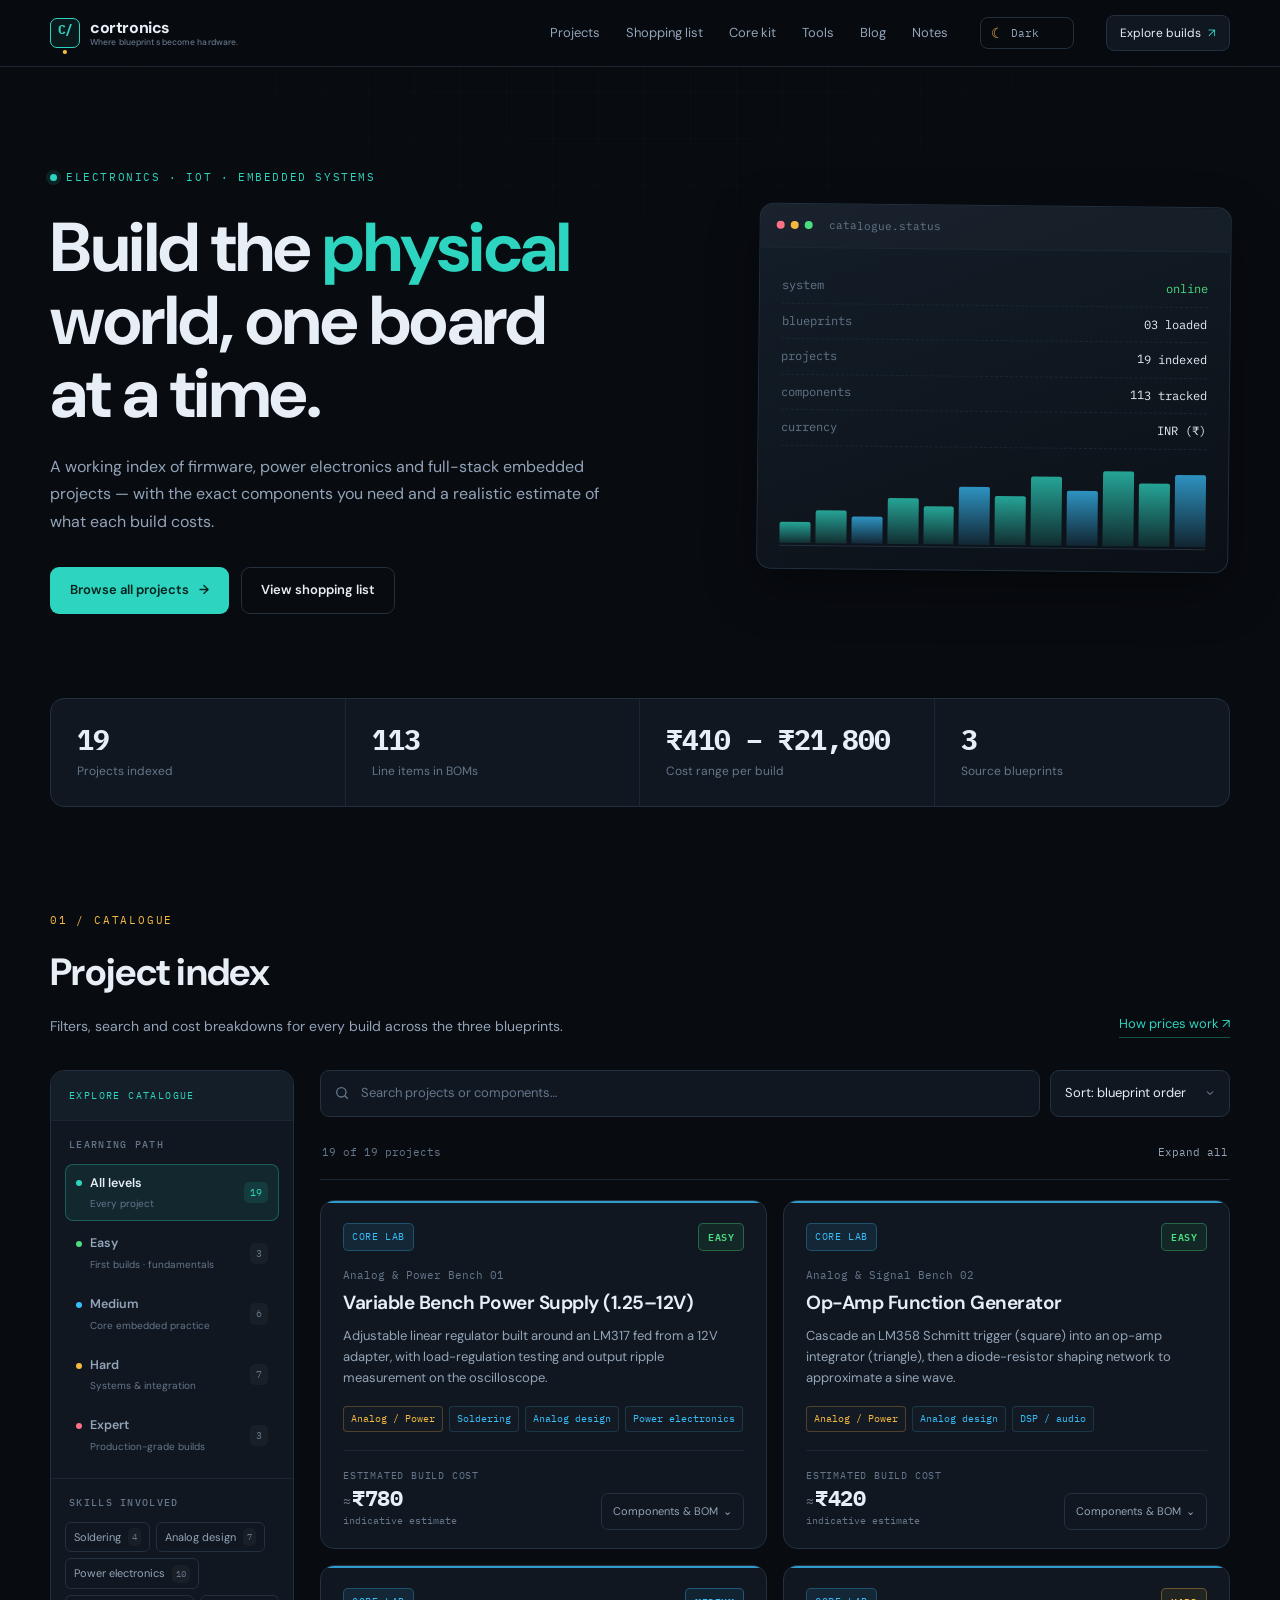
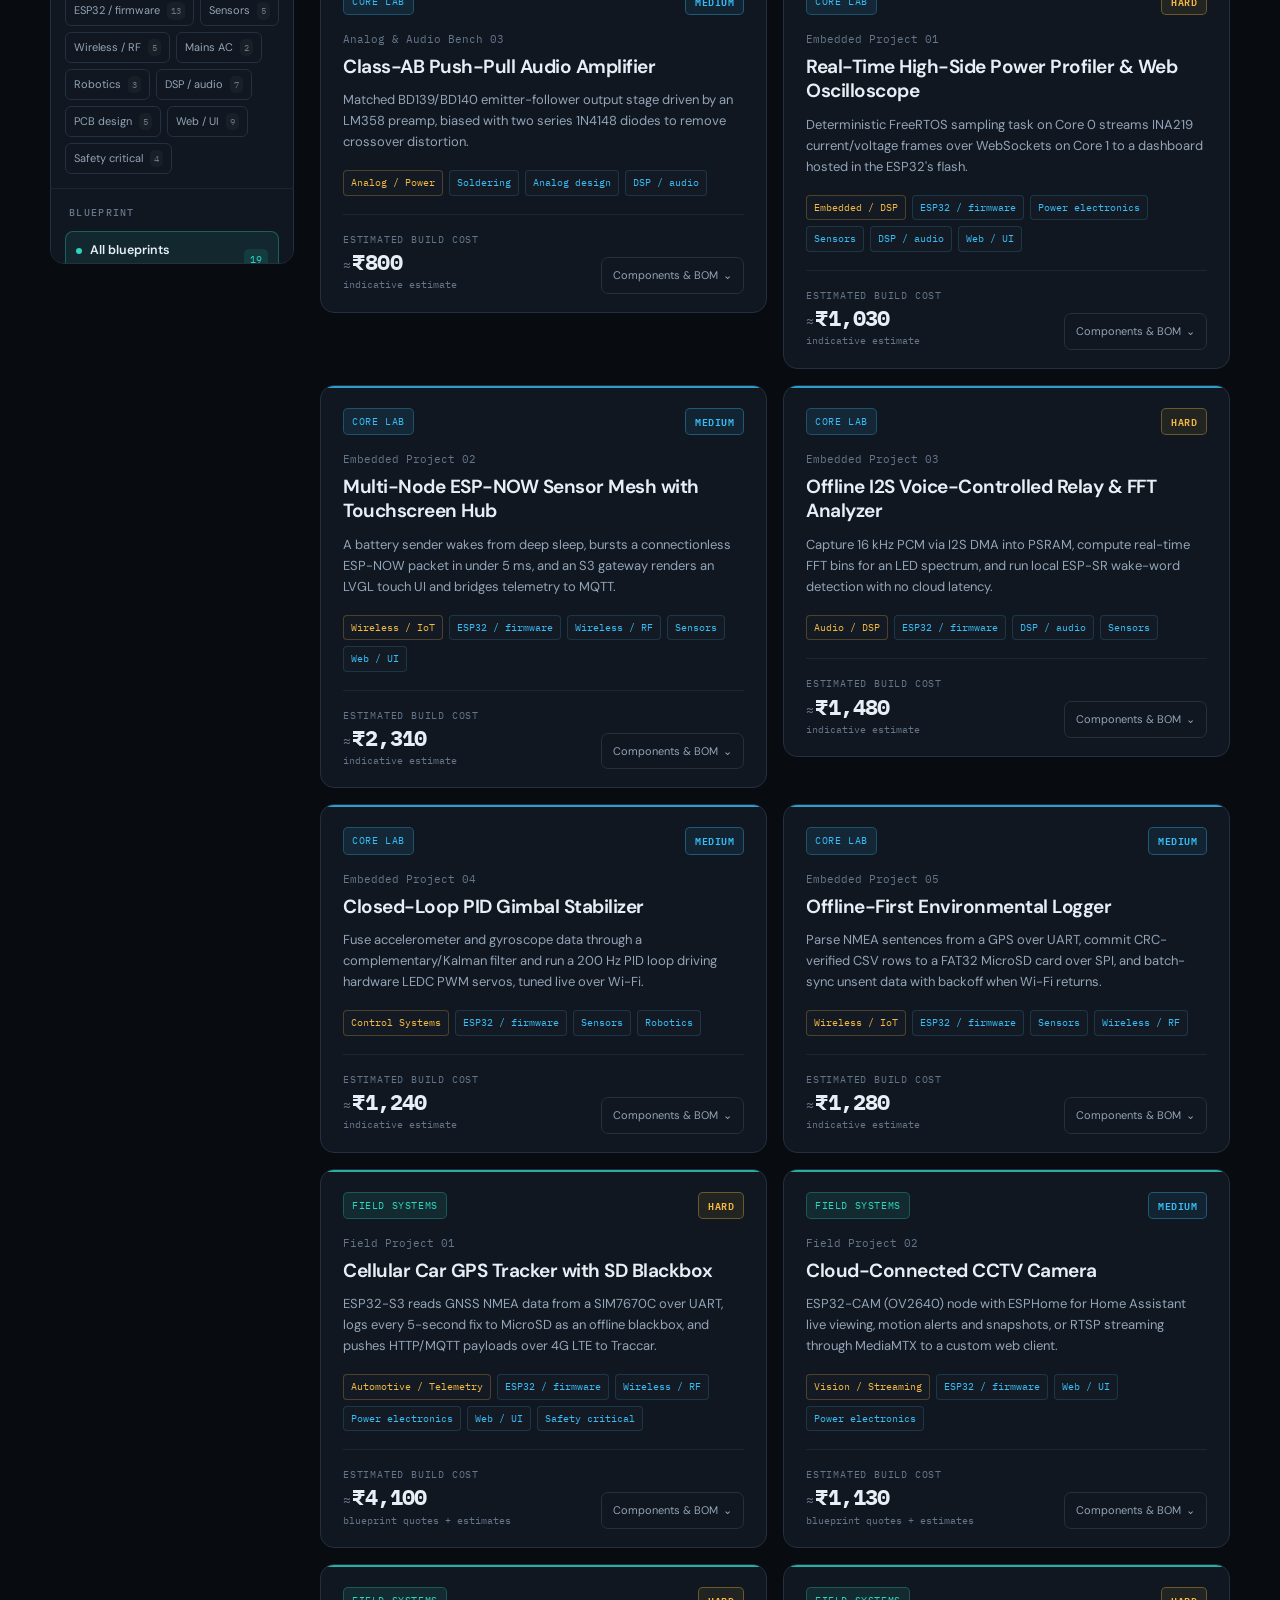
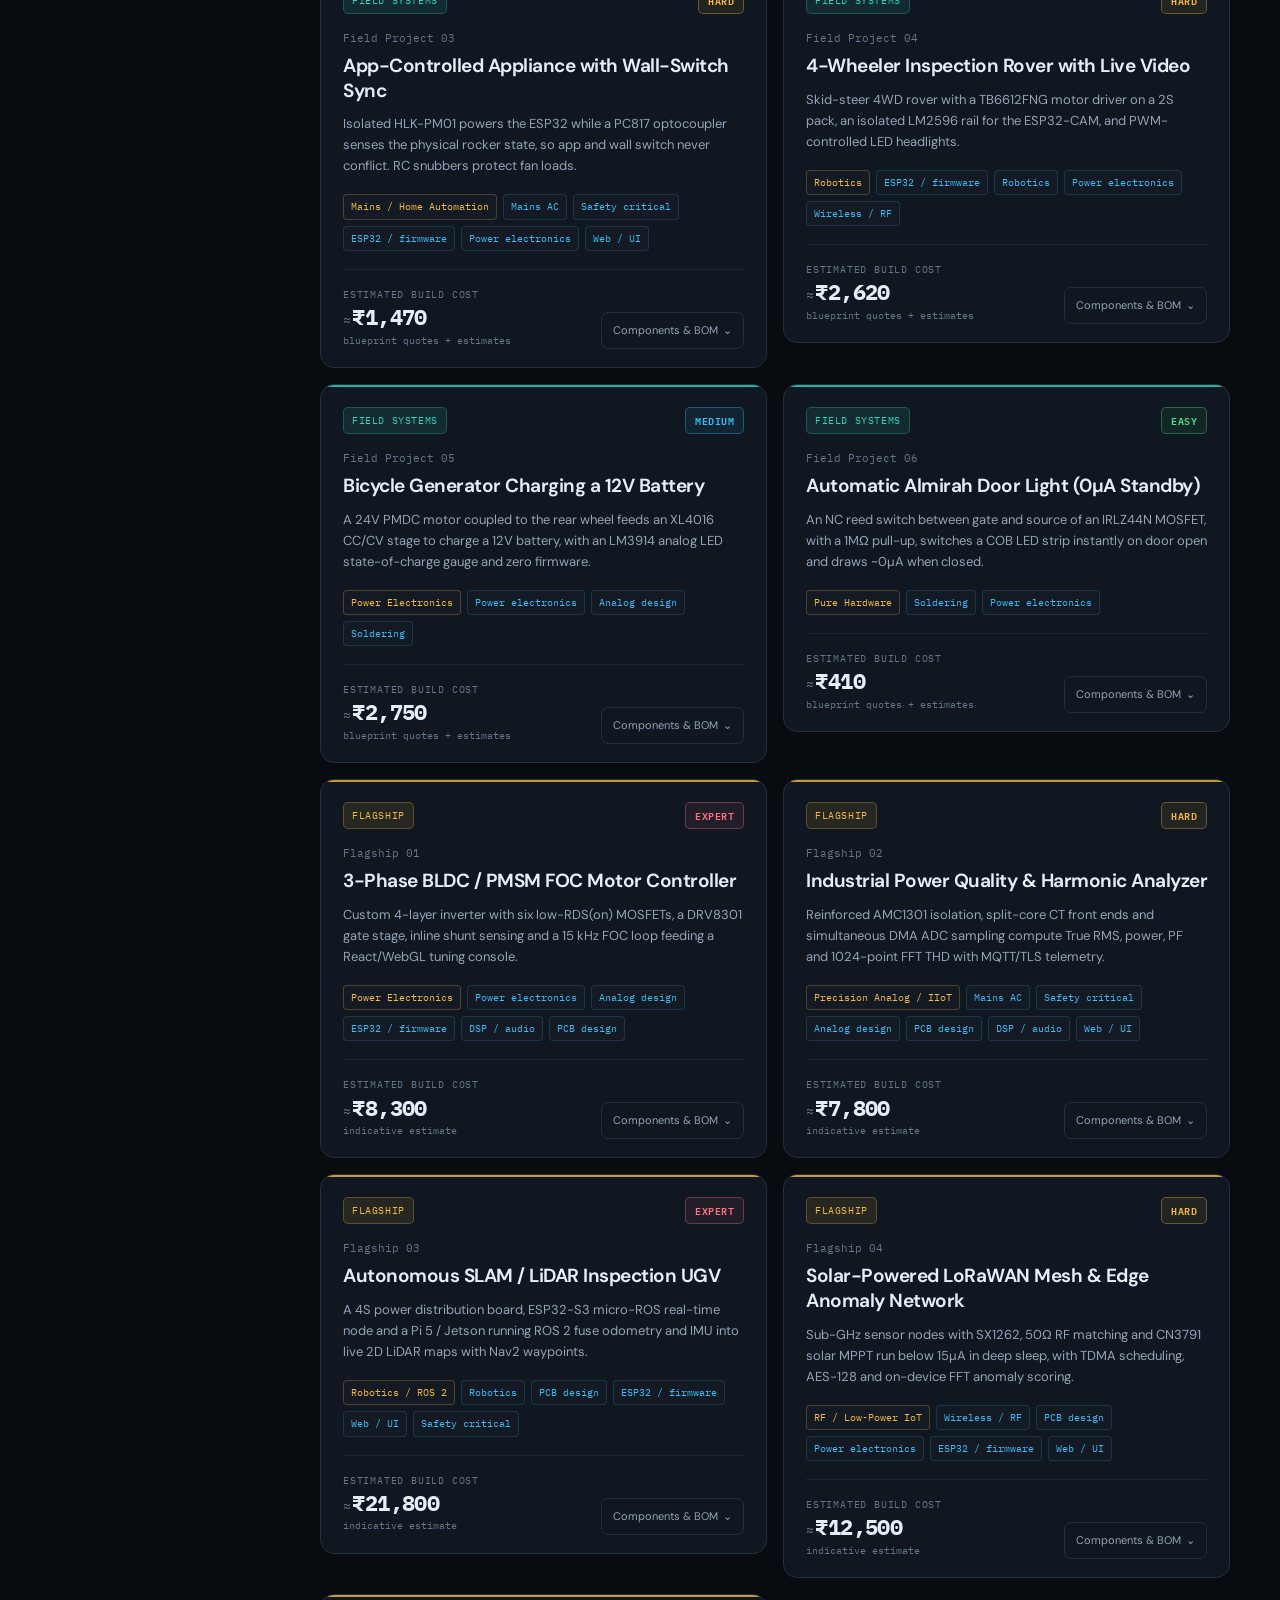
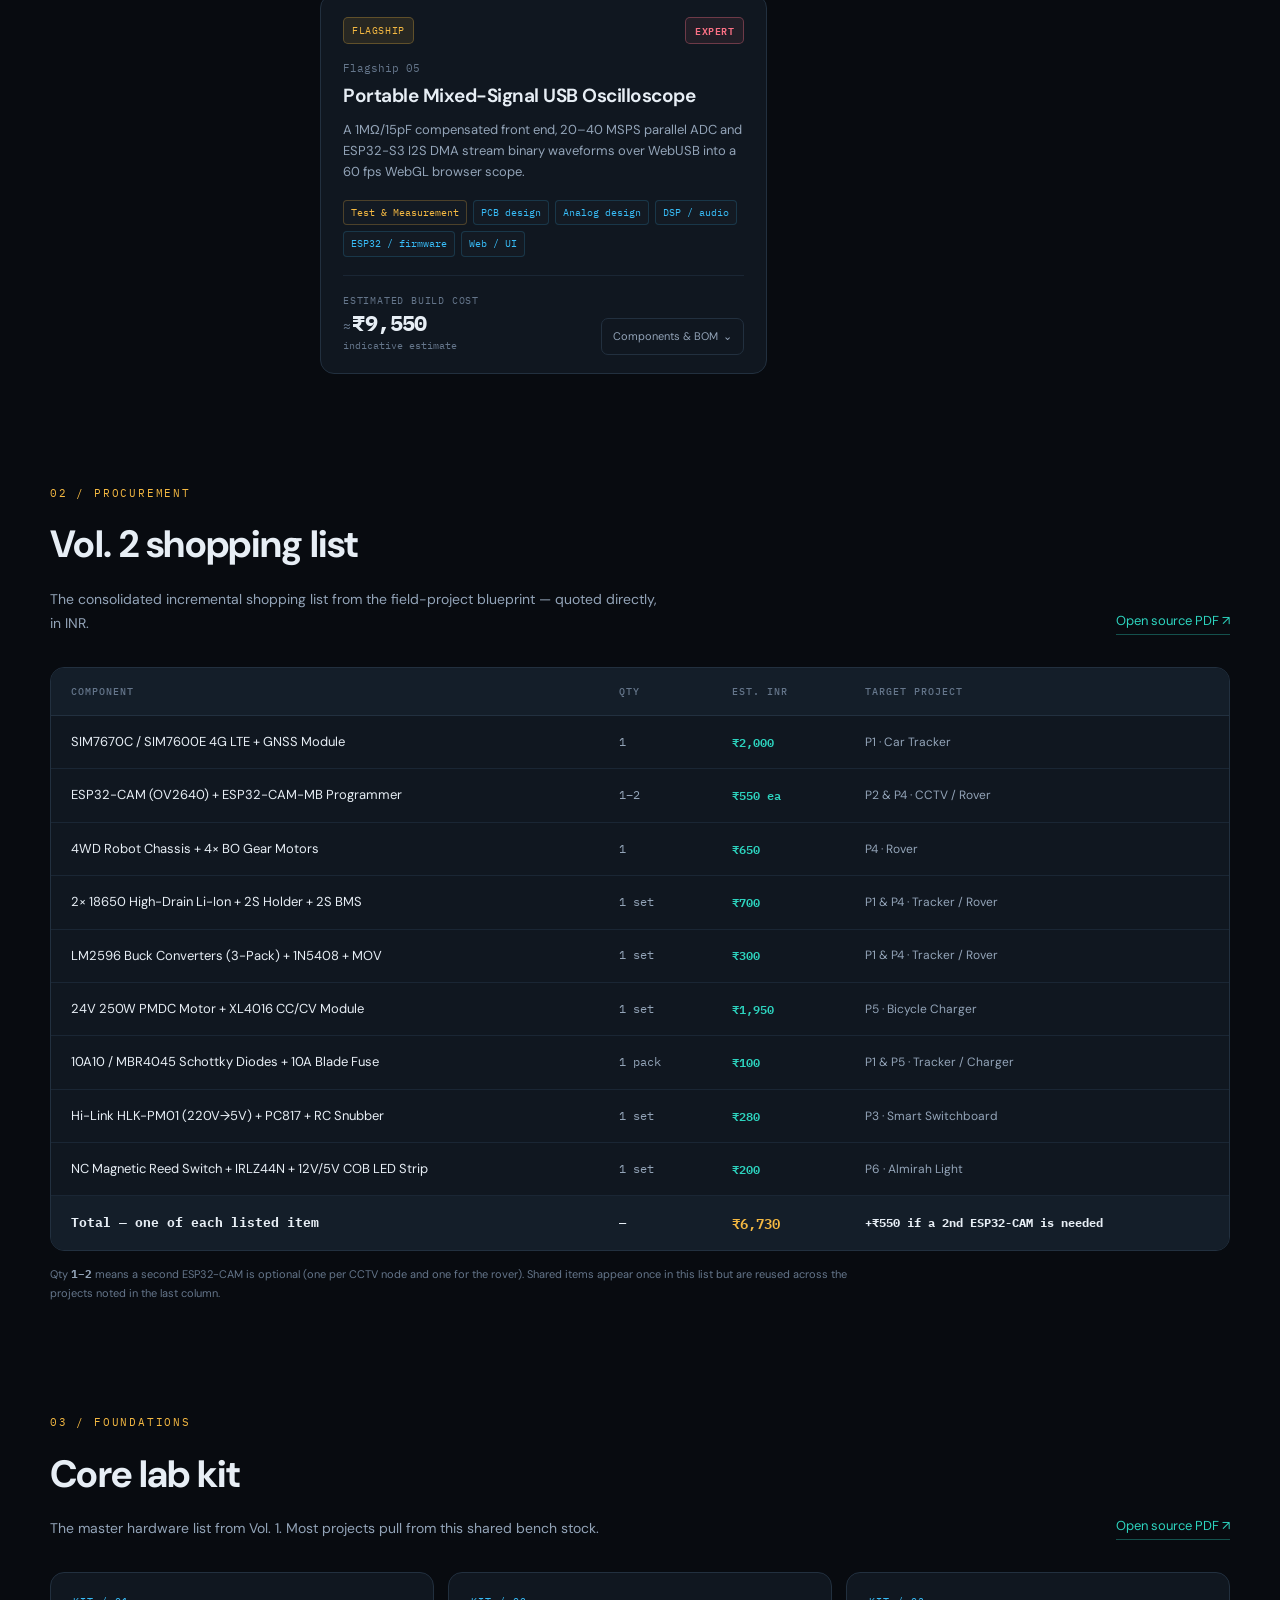
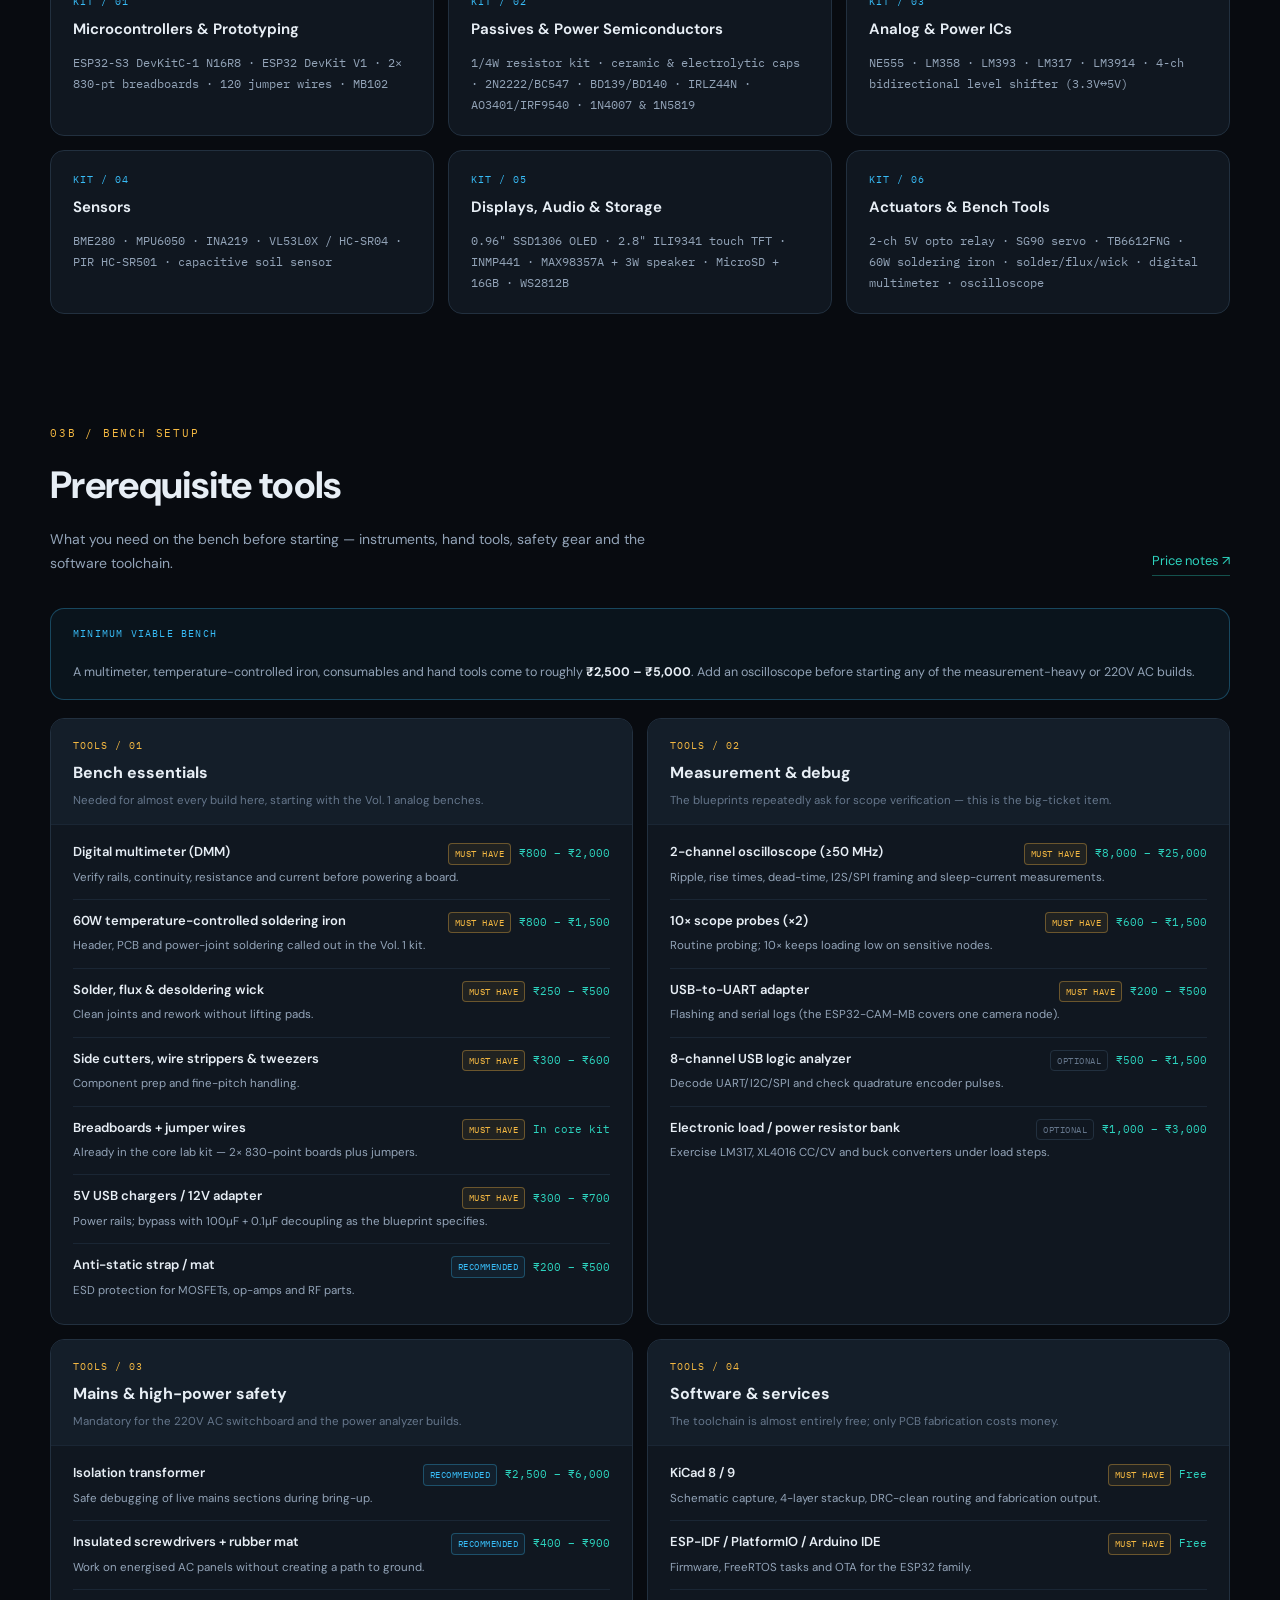
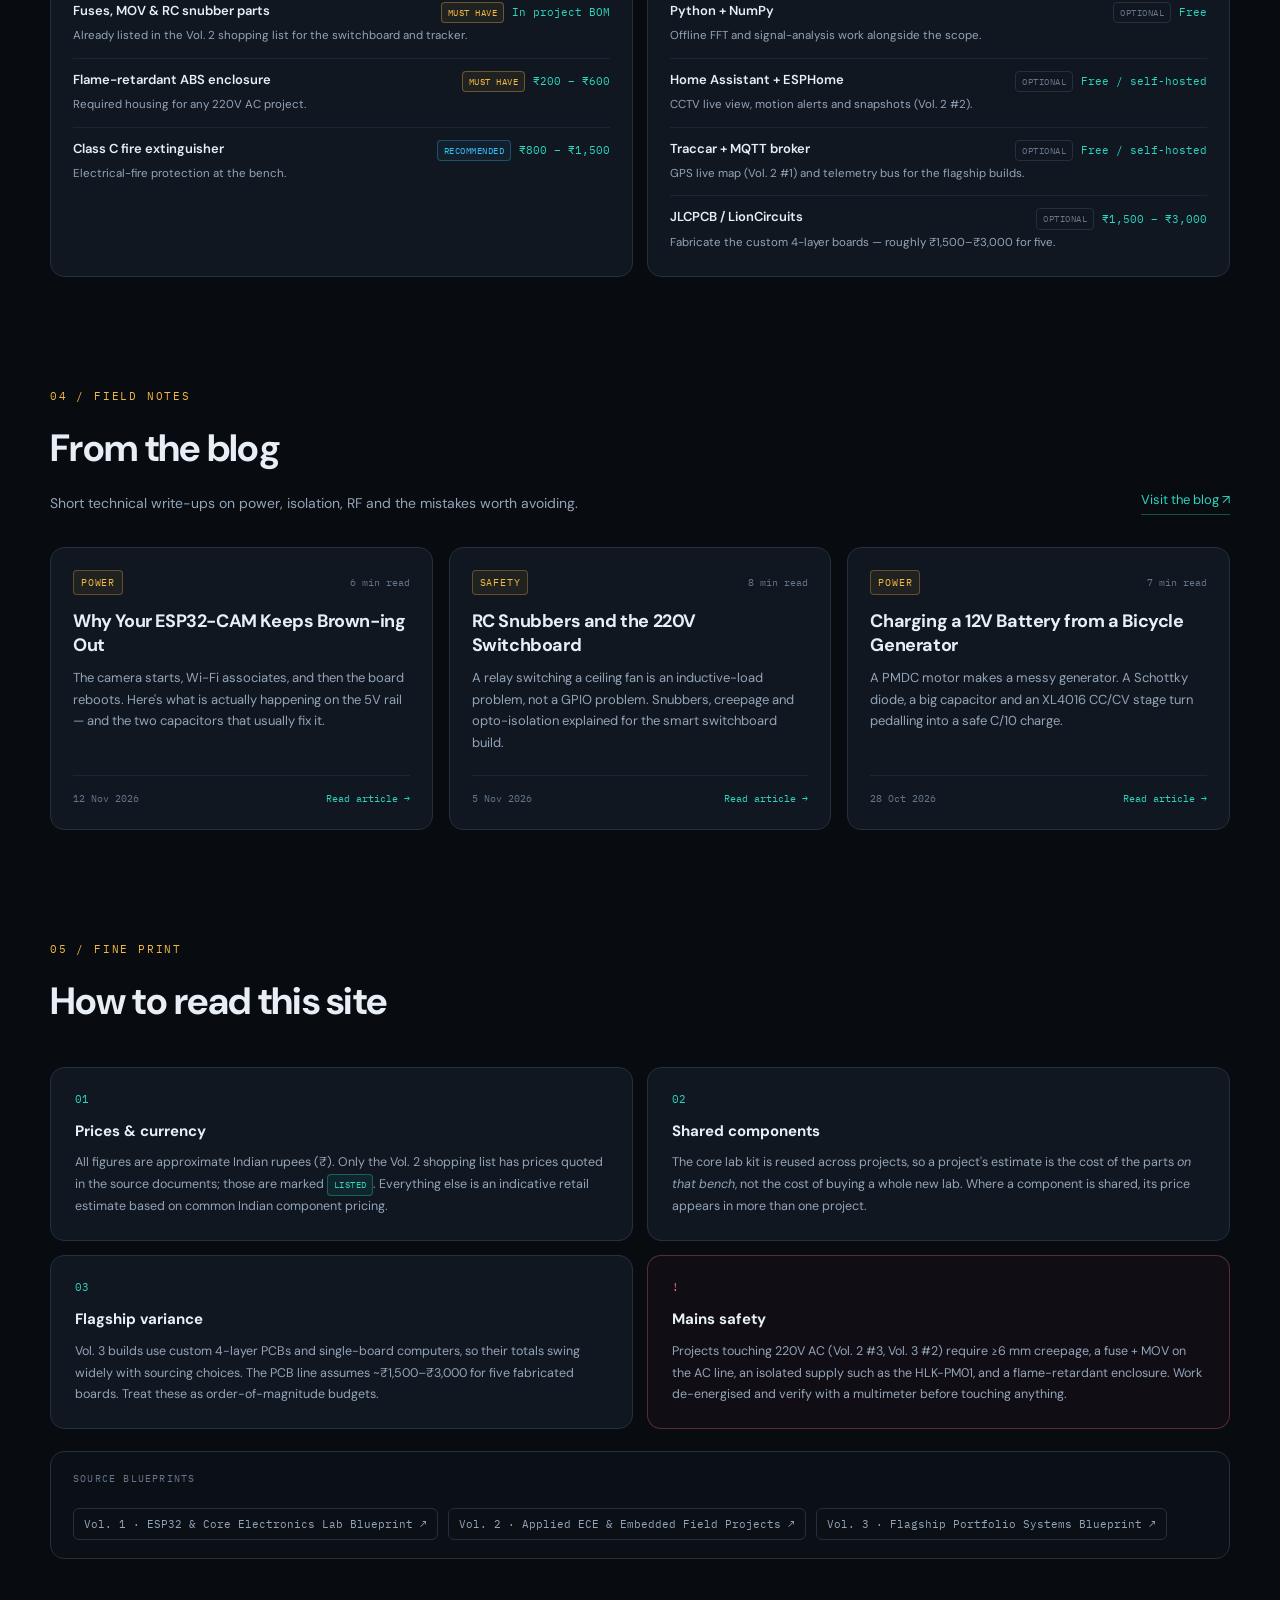
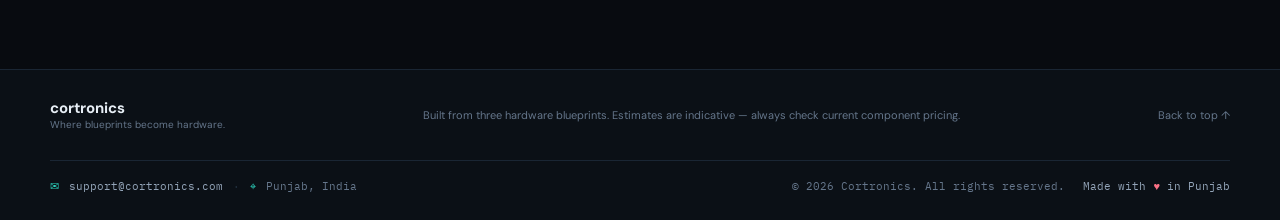
<file: index.html>
<!DOCTYPE html>
<html lang="en">
<head>
  <meta charset="UTF-8" />
  <meta name="viewport" content="width=device-width, initial-scale=1.0" />
  <meta name="description" content="Cortronics — an index of electronics and IoT projects with component lists and estimated build costs." />
  <title>cortronics · Electronics &amp; IoT Project Index</title>
  <meta name="description" content="A free index of electronics and IoT projects with component lists, build cost estimates in INR, block schematics, board sketches and practical field notes." />
  <meta name="robots" content="index,follow,max-image-preview:large" />
  <link rel="canonical" href="https://cortronics.com/" />
  <link rel="sitemap" type="application/xml" href="/sitemap.xml" />
  <link rel="icon" href="/favicon.svg" type="image/svg+xml" />
  <meta property="og:type" content="website" />
  <meta property="og:site_name" content="cortronics" />
  <meta property="og:title" content="cortronics · Electronics &amp; IoT Project Index" />
  <meta property="og:description" content="Where blueprints become hardware. Explore 19 electronics and IoT projects with BOMs, cost estimates and diagrams." />
  <meta property="og:url" content="https://cortronics.com/" />
  <meta property="og:image" content="https://cortronics.com/og-image.png" />
  <meta property="og:image:width" content="1200" />
  <meta property="og:image:height" content="630" />
  <meta name="twitter:card" content="summary_large_image" />
  <meta name="twitter:title" content="cortronics · Electronics &amp; IoT Project Index" />
  <meta name="twitter:description" content="Where blueprints become hardware. Electronics and IoT projects with BOMs, costs and diagrams." />
  <meta name="twitter:image" content="https://cortronics.com/og-image.png" />
  <link rel="preconnect" href="https://fonts.googleapis.com" />
  <link rel="preconnect" href="https://fonts.gstatic.com" crossorigin />
  <link href="https://fonts.googleapis.com/css2?family=DM+Sans:wght@400;500;600;700&amp;family=IBM+Plex+Mono:wght@400;500;600;700&amp;display=swap" rel="stylesheet" />
  <link rel="stylesheet" href="styles.css" />
</head>
<body>
  <div class="grain" aria-hidden="true"></div>

  <header class="site-header">
    <div class="wrap header-inner">
      <a class="brand" href="#top" aria-label="Cortronics home">
        <span class="brand-mark" aria-hidden="true">C/<span class="brand-dot">•</span></span>
        <span class="brand-text">
          <span class="brand-name">cortronics</span>
          <span class="brand-tagline" data-tagline></span>
        </span>
      </a>
      <nav class="site-nav" aria-label="Main navigation">
        <a href="#projects">Projects</a>
        <a href="#shopping-list">Shopping list</a>
        <a href="#kit">Core kit</a>
        <a href="#tools">Tools</a>
        <a href="blog.html">Blog</a>
        <a href="#notes">Notes</a>
      </nav>
      <button id="theme-toggle" class="theme-toggle" type="button" title="Change theme">
        <span class="theme-icon" aria-hidden="true">☾</span>
        <span class="theme-name" id="theme-name">Dark</span>
      </button>
      <a class="header-cta" href="#projects">Explore builds <span aria-hidden="true">↗</span></a>
    </div>
  </header>

  <main id="top">
    <section class="hero wrap">
      <div class="hero-copy">
        <div class="eyebrow"><span class="pulse" aria-hidden="true"></span> Electronics · IoT · Embedded Systems</div>
        <h1>Build the <em>physical</em><br />world, one board<br />at a time.</h1>
        <p class="hero-lede">
          A working index of firmware, power electronics and full-stack embedded projects —
          with the exact components you need and a realistic estimate of what each build costs.
        </p>
        <div class="hero-actions">
          <a class="btn btn-primary" href="#projects">Browse all projects <span aria-hidden="true">→</span></a>
          <a class="btn btn-ghost" href="#shopping-list">View shopping list</a>
        </div>
      </div>
      <div class="hero-panel" aria-hidden="true">
        <div class="panel-head">
          <span class="panel-dot"></span><span class="panel-dot"></span><span class="panel-dot"></span>
          <span class="panel-title">catalogue.status</span>
        </div>
        <div class="panel-body">
          <div class="panel-line"><span class="key">system</span><span class="val ok">online</span></div>
          <div class="panel-line"><span class="key">blueprints</span><span class="val">03 loaded</span></div>
          <div class="panel-line"><span class="key">projects</span><span class="val" id="hero-project-count">—</span></div>
          <div class="panel-line"><span class="key">components</span><span class="val" id="hero-component-count">—</span></div>
          <div class="panel-line"><span class="key">currency</span><span class="val">INR (₹)</span></div>
          <div class="panel-chart">
            <span style="--h: 28%"></span><span style="--h: 44%"></span><span style="--h: 36%"></span>
            <span style="--h: 62%"></span><span style="--h: 51%"></span><span style="--h: 78%"></span>
            <span style="--h: 66%"></span><span style="--h: 92%"></span><span style="--h: 74%"></span>
            <span style="--h: 100%"></span><span style="--h: 84%"></span><span style="--h: 96%"></span>
          </div>
        </div>
      </div>
    </section>

    <section class="stats wrap" aria-label="Catalogue summary">
      <div class="stat">
        <span class="stat-value" id="stat-projects">—</span>
        <span class="stat-label">Projects indexed</span>
      </div>
      <div class="stat">
        <span class="stat-value" id="stat-components">—</span>
        <span class="stat-label">Line items in BOMs</span>
      </div>
      <div class="stat">
        <span class="stat-value" id="stat-range">—</span>
        <span class="stat-label">Cost range per build</span>
      </div>
      <div class="stat">
        <span class="stat-value" id="stat-blueprints">3</span>
        <span class="stat-label">Source blueprints</span>
      </div>
    </section>

    <section id="projects" class="section wrap">
      <div class="section-head">
        <div>
          <div class="section-kicker">01 / Catalogue</div>
          <h2>Project index</h2>
          <p class="section-sub">Filters, search and cost breakdowns for every build across the three blueprints.</p>
        </div>
        <a class="text-link" href="#notes">How prices work <span aria-hidden="true">↗</span></a>
      </div>

      <div class="catalogue-layout">
        <aside id="sidebar" class="sidebar" aria-label="Project filters">
          <div class="side-head">
            <span class="side-title">Explore catalogue</span>
            <button id="sidebar-close" class="side-close" type="button" aria-label="Close filters">×</button>
          </div>

          <div class="side-block">
            <h3 class="side-label">Learning path</h3>
            <div id="level-nav" class="side-list"></div>
          </div>

          <div class="side-block">
            <h3 class="side-label">Skills involved</h3>
            <div id="skill-nav" class="skill-nav"></div>
          </div>

          <div class="side-block">
            <h3 class="side-label">Blueprint</h3>
            <div id="volume-nav" class="side-list"></div>
          </div>

          <button id="reset-filters" class="side-reset" type="button">Reset all filters</button>
        </aside>

        <div class="catalogue-main">
          <div class="toolbar">
            <div class="search-wrap">
              <svg viewBox="0 0 24 24" aria-hidden="true"><circle cx="11" cy="11" r="7"></circle><path d="m20 20-3.5-3.5"></path></svg>
              <input id="search" type="search" placeholder="Search projects or components…" autocomplete="off" aria-label="Search projects or components" />
            </div>
            <button id="filter-toggle" class="filter-toggle" type="button" aria-expanded="false"><span aria-hidden="true">☰</span> Filters</button>
            <label class="select-wrap">
              <span class="sr-only">Sort projects</span>
              <select id="sort" aria-label="Sort projects">
                <option value="volume">Sort: blueprint order</option>
                <option value="path">Sort: learning path</option>
                <option value="cost-asc">Cost: low to high</option>
                <option value="cost-desc">Cost: high to low</option>
                <option value="title">Name: A–Z</option>
              </select>
            </label>
          </div>

          <div id="active-filters" class="active-filters"></div>

          <div class="results-bar">
            <span id="results-count" aria-live="polite">—</span>
            <button id="expand-all" class="mini-btn" type="button">Expand all</button>
          </div>

          <div id="project-grid" class="project-grid"></div>
          <div id="empty-state" class="empty-state" hidden>
            <div class="empty-icon" aria-hidden="true">⌁</div>
            <h3>Nothing on this bench</h3>
            <p>No projects match those filters. Try a different search or reset them all.</p>
            <button class="btn btn-ghost js-reset" type="button">Reset filters</button>
          </div>
        </div>
      </div>
    </section>

    <section id="shopping-list" class="section wrap">
      <div class="section-head">
        <div>
          <div class="section-kicker">02 / Procurement</div>
          <h2>Vol. 2 shopping list</h2>
          <p class="section-sub">The consolidated incremental shopping list from the field-project blueprint — quoted directly, in INR.</p>
        </div>
        <a class="text-link" href="docs/ESP32_Applied_Projects_Vol2_Blueprint-v2.pdf" target="_blank" rel="noopener">Open source PDF <span aria-hidden="true">↗</span></a>
      </div>
      <div class="table-shell">
        <table class="bom-table">
          <thead>
            <tr><th>Component</th><th>Qty</th><th>Est. INR</th><th>Target project</th></tr>
          </thead>
          <tbody id="shopping-list-body"></tbody>
          <tfoot id="shopping-list-foot"></tfoot>
        </table>
      </div>
      <p class="fine-print">
        Qty <strong>1–2</strong> means a second ESP32-CAM is optional (one per CCTV node and one for the rover).
        Shared items appear once in this list but are reused across the projects noted in the last column.
      </p>
    </section>

    <section id="kit" class="section wrap">
      <div class="section-head">
        <div>
          <div class="section-kicker">03 / Foundations</div>
          <h2>Core lab kit</h2>
          <p class="section-sub">The master hardware list from Vol. 1. Most projects pull from this shared bench stock.</p>
        </div>
        <a class="text-link" href="docs/ESP32_IoT_Lab_and_Projects_Blueprint-v2.pdf" target="_blank" rel="noopener">Open source PDF <span aria-hidden="true">↗</span></a>
      </div>
      <div id="kit-grid" class="kit-grid"></div>
    </section>

    <section id="tools" class="section wrap">
      <div class="section-head">
        <div>
          <div class="section-kicker">03b / Bench setup</div>
          <h2>Prerequisite tools</h2>
          <p class="section-sub">What you need on the bench before starting — instruments, hand tools, safety gear and the software toolchain.</p>
        </div>
        <a class="text-link" href="#notes">Price notes <span aria-hidden="true">↗</span></a>
      </div>
      <div class="tool-callout">
        <span class="callout-tag">MINIMUM VIABLE BENCH</span>
        <p>A multimeter, temperature-controlled iron, consumables and hand tools come to roughly <strong>₹2,500 – ₹5,000</strong>. Add an oscilloscope before starting any of the measurement-heavy or 220V AC builds.</p>
      </div>
      <div id="tools-grid" class="tools-grid"></div>
    </section>

    <section id="blog-teaser" class="section wrap">
      <div class="section-head">
        <div>
          <div class="section-kicker">04 / Field notes</div>
          <h2>From the blog</h2>
          <p class="section-sub">Short technical write-ups on power, isolation, RF and the mistakes worth avoiding.</p>
        </div>
        <a class="text-link" href="blog.html">Visit the blog <span aria-hidden="true">↗</span></a>
      </div>
      <div id="blog-teaser-grid" class="post-grid"></div>
    </section>

    <section id="notes" class="section wrap">
      <div class="section-head">
        <div>
          <div class="section-kicker">05 / Fine print</div>
          <h2>How to read this site</h2>
        </div>
      </div>
      <div class="notes-grid">
        <article class="note-card">
          <div class="note-num">01</div>
          <h3>Prices &amp; currency</h3>
          <p>All figures are approximate Indian rupees (₹). Only the Vol. 2 shopping list has prices quoted in the source documents; those are marked <span class="basis-pill listed">listed</span>. Everything else is an indicative retail estimate based on common Indian component pricing.</p>
        </article>
        <article class="note-card">
          <div class="note-num">02</div>
          <h3>Shared components</h3>
          <p>The core lab kit is reused across projects, so a project's estimate is the cost of the parts <em>on that bench</em>, not the cost of buying a whole new lab. Where a component is shared, its price appears in more than one project.</p>
        </article>
        <article class="note-card">
          <div class="note-num">03</div>
          <h3>Flagship variance</h3>
          <p>Vol. 3 builds use custom 4-layer PCBs and single-board computers, so their totals swing widely with sourcing choices. The PCB line assumes ~₹1,500–₹3,000 for five fabricated boards. Treat these as order-of-magnitude budgets.</p>
        </article>
        <article class="note-card warn">
          <div class="note-num">!</div>
          <h3>Mains safety</h3>
          <p>Projects touching 220V AC (Vol. 2 #3, Vol. 3 #2) require ≥6 mm creepage, a fuse + MOV on the AC line, an isolated supply such as the HLK-PM01, and a flame-retardant enclosure. Work de-energised and verify with a multimeter before touching anything.</p>
        </article>
      </div>
      <div class="source-bar">
        <span class="source-label">Source blueprints</span>
        <div class="source-links" id="source-links"></div>
      </div>
    </section>
  </main>

  <footer class="site-footer">
    <div class="wrap footer-inner">
      <span class="footer-brand">cortronics<span class="footer-tagline" data-tagline></span></span>
      <span>Built from three hardware blueprints. Estimates are indicative — always check current component pricing.</span>
      <a href="#top">Back to top ↑</a>
    </div>
    <div class="wrap footer-bottom" data-footer-extra></div>
  </footer>

  <script src="data.js"></script>
  <script src="seo.js"></script>
  <script src="diagram-data.js"></script>
  <script src="diagrams.js"></script>
  <script src="postcard.js"></script>
  <script src="theme.js"></script>
  <script src="footer.js"></script>
  <script src="app.js"></script>
</body>
</html>
</file>
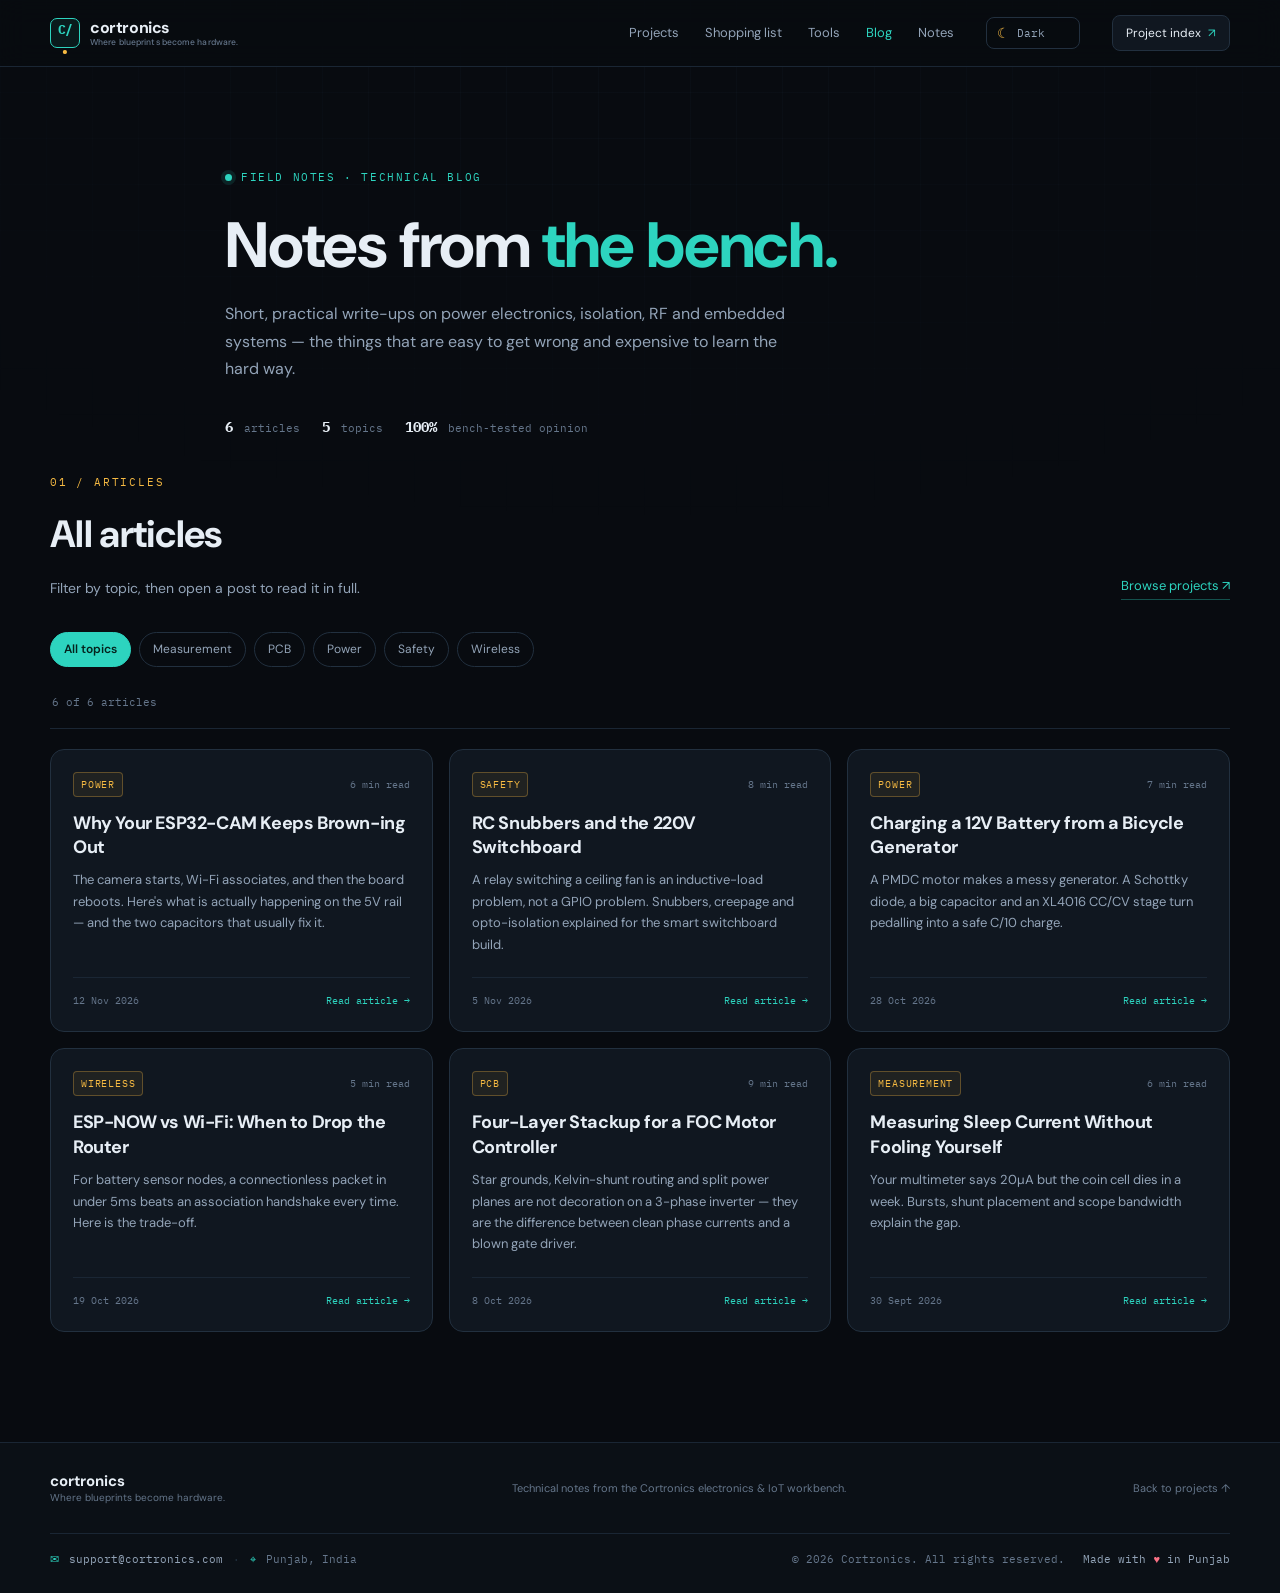
<file: blog.html>
<!DOCTYPE html>
<html lang="en">
<head>
  <meta charset="UTF-8" />
  <meta name="viewport" content="width=device-width, initial-scale=1.0" />
  <meta name="description" content="Technical field notes from Cortronics — power electronics, ESP32, RF, PCB design and bench measurement." />
  <title>Field Notes · cortronics Technical Blog</title>
  <meta name="description" content="Technical write-ups on power electronics, ESP32, RF, PCB design and bench measurement from the cortronics electronics and IoT workbench." />
  <meta name="robots" content="index,follow,max-image-preview:large" />
  <link rel="canonical" href="https://cortronics.com/blog.html" />
  <link rel="sitemap" type="application/xml" href="/sitemap.xml" />
  <link rel="icon" href="/favicon.svg" type="image/svg+xml" />
  <meta property="og:type" content="website" />
  <meta property="og:site_name" content="cortronics" />
  <meta property="og:title" content="Field Notes · cortronics Technical Blog" />
  <meta property="og:description" content="Short, practical write-ups on power, isolation, RF and embedded systems — the things worth getting right the first time." />
  <meta property="og:url" content="https://cortronics.com/blog.html" />
  <meta property="og:image" content="https://cortronics.com/og-image.png" />
  <meta property="og:image:width" content="1200" />
  <meta property="og:image:height" content="630" />
  <meta name="twitter:card" content="summary_large_image" />
  <meta name="twitter:title" content="Field Notes · cortronics Technical Blog" />
  <meta name="twitter:description" content="Technical notes from the cortronics electronics and IoT workbench." />
  <meta name="twitter:image" content="https://cortronics.com/og-image.png" />
  <link rel="preconnect" href="https://fonts.googleapis.com" />
  <link rel="preconnect" href="https://fonts.gstatic.com" crossorigin />
  <link href="https://fonts.googleapis.com/css2?family=DM+Sans:wght@400;500;600;700&amp;family=IBM+Plex+Mono:wght@400;500;600;700&amp;display=swap" rel="stylesheet" />
  <link rel="stylesheet" href="styles.css" />
</head>
<body>
  <div class="grain" aria-hidden="true"></div>

  <header class="site-header">
    <div class="wrap header-inner">
      <a class="brand" href="index.html" aria-label="Cortronics home">
        <span class="brand-mark" aria-hidden="true">C/<span class="brand-dot">•</span></span>
        <span class="brand-text">
          <span class="brand-name">cortronics</span>
          <span class="brand-tagline" data-tagline></span>
        </span>
      </a>
      <nav class="site-nav" aria-label="Main navigation">
        <a href="index.html#projects">Projects</a>
        <a href="index.html#shopping-list">Shopping list</a>
        <a href="index.html#tools">Tools</a>
        <a href="blog.html" class="current" aria-current="page">Blog</a>
        <a href="index.html#notes">Notes</a>
      </nav>
      <button id="theme-toggle" class="theme-toggle" type="button" title="Change theme">
        <span class="theme-icon" aria-hidden="true">☾</span>
        <span class="theme-name" id="theme-name">Dark</span>
      </button>
      <a class="header-cta" href="index.html#projects">Project index <span aria-hidden="true">↗</span></a>
    </div>
  </header>

  <main>
    <section class="blog-hero wrap">
      <div class="eyebrow"><span class="pulse" aria-hidden="true"></span> Field notes · Technical blog</div>
      <h1>Notes from <em>the bench.</em></h1>
      <p class="hero-lede">
        Short, practical write-ups on power electronics, isolation, RF and embedded systems —
        the things that are easy to get wrong and expensive to learn the hard way.
      </p>
      <div class="blog-hero-meta" id="blog-hero-meta"></div>
    </section>

    <section id="blog" class="section wrap">
      <div id="blog-list-view">
        <div class="section-head">
          <div>
            <div class="section-kicker">01 / Articles</div>
            <h2>All articles</h2>
            <p class="section-sub">Filter by topic, then open a post to read it in full.</p>
          </div>
          <a class="text-link" href="index.html#projects">Browse projects <span aria-hidden="true">↗</span></a>
        </div>
        <div id="topic-filters" class="topic-filters" role="group" aria-label="Filter articles by topic"></div>
        <div class="results-bar"><span id="blog-results-count" aria-live="polite">—</span></div>
        <div id="post-grid" class="post-grid"></div>
      </div>

      <article id="article-view" class="article-view" hidden>
        <button id="back-to-blog" class="back-link" type="button">← All articles</button>
        <div id="article-content"></div>
        <div id="article-bottom" class="article-bottom"></div>
      </article>
    </section>
  </main>

  <footer class="site-footer">
    <div class="wrap footer-inner">
      <a href="index.html" class="footer-brand">cortronics<span class="footer-tagline" data-tagline></span></a>
      <span>Technical notes from the Cortronics electronics &amp; IoT workbench.</span>
      <a href="index.html#projects">Back to projects ↑</a>
    </div>
    <div class="wrap footer-bottom" data-footer-extra></div>
  </footer>

  <script src="data.js"></script>
  <script src="seo.js"></script>
  <script src="postcard.js"></script>
  <script src="theme.js"></script>
  <script src="footer.js"></script>
  <script src="blog.js"></script>
</body>
</html>
</file>
<file: styles.css>
/* ============================================================
   Cortronics — site styles
   Themes: dark (default), light, blueprint.
   ============================================================ */

:root {
  color-scheme: dark;
  --bg: #080b10;
  --bg-soft: #0b1016;
  --panel: #101720;
  --panel-2: #141e29;
  --panel-3: #18232f;
  --border: #22303f;
  --border-soft: #1a2634;
  --text: #e7eef5;
  --muted: #93a4b8;
  --dim: #65768b;
  --cyan: #38bdf8;
  --teal: #2dd4bf;
  --amber: #f5b942;
  --red: #fb7185;
  --green: #4ade80;
  --accent-ink: #05221d;
  --hover-border: #34465c;
  --article-text: #c7d3e0;
  --header-bg: rgba(8, 11, 16, 0.82);
  --shadow: 0 18px 50px rgba(0, 0, 0, 0.35);
  --grid-line: rgba(90, 130, 170, 0.035);

  /* diagram palette (resolved by diagrams.js) */
  --d-bg: #0b1118;
  --d-grid: #1d2a39;
  --d-block: #14202c;
  --d-stroke: #344a61;
  --d-text: #e7eef5;
  --d-muted: #93a4b8;
  --d-power: #f5b942;
  --d-signal: #2dd4bf;
  --d-mains: #fb7185;
  --d-rf: #a78bfa;
  --d-measure: #38bdf8;
  --d-analog: #5eead4;
  --d-load: #4ade80;
  --d-board: #0d2622;
  --d-board-edge: #2dd4bf;

  --sans: "DM Sans", -apple-system, BlinkMacSystemFont, "Segoe UI", Roboto, Helvetica, Arial, sans-serif;
  --display: "DM Sans", -apple-system, BlinkMacSystemFont, "Segoe UI", Roboto, sans-serif;
  --mono: "IBM Plex Mono", ui-monospace, SFMono-Regular, "SF Mono", Menlo, Consolas, monospace;
  --radius: 14px;
  --radius-sm: 9px;
}

:root[data-theme="light"] {
  color-scheme: light;
  --bg: #f5f7fa;
  --bg-soft: #eef2f6;
  --panel: #ffffff;
  --panel-2: #f6f9fb;
  --panel-3: #eaf0f5;
  --border: #d3dde7;
  --border-soft: #e5ebf1;
  --text: #14212e;
  --muted: #51657a;
  --dim: #7d90a3;
  --cyan: #0284c7;
  --teal: #0d9488;
  --amber: #b45309;
  --red: #dc2626;
  --green: #15803d;
  --accent-ink: #ffffff;
  --hover-border: #b6c6d5;
  --article-text: #33465a;
  --header-bg: rgba(245, 247, 250, 0.86);
  --shadow: 0 16px 40px rgba(30, 55, 80, 0.10);
  --grid-line: rgba(40, 80, 120, 0.05);

  --d-bg: #fbfdff;
  --d-grid: #dce6ef;
  --d-block: #ffffff;
  --d-stroke: #b8c9d8;
  --d-text: #14212e;
  --d-muted: #52677b;
  --d-power: #b45309;
  --d-signal: #0d9488;
  --d-mains: #dc2626;
  --d-rf: #7c3aed;
  --d-measure: #0284c7;
  --d-analog: #0f766e;
  --d-load: #15803d;
  --d-board: #eef7f3;
  --d-board-edge: #0d9488;
}

:root[data-theme="blueprint"] {
  color-scheme: dark;
  --bg: #06162e;
  --bg-soft: #082046;
  --panel: #0b2a53;
  --panel-2: #0f3565;
  --panel-3: #123e75;
  --border: #1d4e83;
  --border-soft: #17406d;
  --text: #e8f3ff;
  --muted: #a5c6e8;
  --dim: #7299c4;
  --cyan: #79c9ff;
  --teal: #4ee0f5;
  --amber: #ffc857;
  --red: #ff8fa8;
  --green: #7ee0a8;
  --accent-ink: #04203c;
  --hover-border: #2f6ba6;
  --article-text: #cfe3f8;
  --header-bg: rgba(6, 22, 46, 0.86);
  --shadow: 0 18px 50px rgba(0, 15, 40, 0.45);
  --grid-line: rgba(120, 190, 255, 0.07);

  --d-bg: #072044;
  --d-grid: #164478;
  --d-block: #103663;
  --d-stroke: #3d78ad;
  --d-text: #e8f3ff;
  --d-muted: #a5c6e8;
  --d-power: #ffc857;
  --d-signal: #4ee0f5;
  --d-mains: #ff8fa8;
  --d-rf: #b9a5ff;
  --d-measure: #79c9ff;
  --d-analog: #6ff0e0;
  --d-load: #7ee0a8;
  --d-board: #0a2b55;
  --d-board-edge: #4ee0f5;
}

* { box-sizing: border-box; }

html { scroll-behavior: smooth; }

body {
  margin: 0;
  background: var(--bg);
  color: var(--text);
  font-family: var(--sans);
  font-size: 15.5px;
  line-height: 1.72;
  -webkit-font-smoothing: antialiased;
}

.grain {
  position: fixed;
  inset: 0;
  pointer-events: none;
  z-index: 0;
  background-image:
    linear-gradient(var(--grid-line) 1px, transparent 1px),
    linear-gradient(90deg, var(--grid-line) 1px, transparent 1px);
  background-size: 46px 46px;
  mask-image: radial-gradient(ellipse 80% 60% at 50% 0%, #000 20%, transparent 100%);
  -webkit-mask-image: radial-gradient(ellipse 80% 60% at 50% 0%, #000 20%, transparent 100%);
}

main, .site-header, .site-footer { position: relative; z-index: 1; }

.wrap { width: min(1180px, calc(100% - 48px)); margin-inline: auto; }

a { color: inherit; text-decoration: none; }
button, input, select { font: inherit; }
button { cursor: pointer; }

::selection { background: rgba(45, 212, 191, 0.28); color: #fff; }

.sr-only {
  position: absolute; width: 1px; height: 1px; padding: 0; margin: -1px;
  overflow: hidden; clip: rect(0, 0, 0, 0); white-space: nowrap; border: 0;
}

/* ---------- header ---------- */
.site-header {
  position: sticky;
  top: 0;
  z-index: 50;
  background: var(--header-bg);
  backdrop-filter: blur(14px);
  -webkit-backdrop-filter: blur(14px);
  border-bottom: 1px solid var(--border-soft);
}

.header-inner {
  height: 66px;
  display: flex;
  align-items: center;
  gap: 32px;
}

.brand { display: inline-flex; align-items: center; gap: 10px; flex-shrink: 0; }
.brand-text { display: flex; flex-direction: column; line-height: 1.1; }
.brand-tagline { font-family: var(--sans); font-size: 8.5px; font-weight: 500; color: var(--dim); letter-spacing: 0.1px; margin-top: 2px; white-space: nowrap; }

.brand-mark {
  width: 30px; height: 30px;
  display: grid; place-items: center;
  border: 1px solid var(--teal);
  border-radius: 7px;
  color: var(--teal);
  font-family: var(--mono);
  font-size: 13px;
  font-weight: 700;
  letter-spacing: -1px;
  background: rgba(45, 212, 191, 0.08);
  position: relative;
}
.brand-dot { color: var(--amber); margin-left: -1px; }
.brand-name { font-family: var(--display); font-size: 16px; font-weight: 700; letter-spacing: -0.4px; }
.brand-slash { color: var(--dim); }

.site-nav { display: flex; gap: 26px; margin-left: auto; }
.site-nav a {
  color: var(--muted);
  font-size: 13px;
  transition: color 0.2s;
}
.site-nav a:hover { color: var(--text); }

.header-cta {
  border: 1px solid var(--border);
  border-radius: 8px;
  padding: 7px 13px;
  font-size: 12px;
  color: var(--text);
  background: var(--panel);
  transition: border-color 0.2s, background 0.2s;
  white-space: nowrap;
}
.header-cta:hover { border-color: var(--teal); background: rgba(45, 212, 191, 0.06); }
.header-cta span { color: var(--teal); margin-left: 4px; }

.theme-toggle {
  display: inline-flex; align-items: center; gap: 7px;
  border: 1px solid var(--border);
  background: transparent;
  color: var(--muted);
  border-radius: 8px;
  padding: 6px 10px;
  font-family: var(--mono);
  font-size: 11px;
  white-space: nowrap;
  transition: color 0.18s, border-color 0.18s, background 0.18s;
}
.theme-toggle:hover { color: var(--text); border-color: var(--hover-border); background: var(--panel); }
.theme-icon { font-size: 14px; color: var(--amber); line-height: 1; }
.theme-name { min-width: 52px; text-align: left; }

/* ---------- hero ---------- */
.hero {
  display: grid;
  grid-template-columns: 1.15fr 0.85fr;
  gap: 70px;
  align-items: center;
  padding-top: 96px;
  padding-bottom: 84px;
}

.eyebrow {
  display: inline-flex; align-items: center; gap: 9px;
  font-family: var(--mono);
  font-size: 11px;
  letter-spacing: 1.6px;
  text-transform: uppercase;
  color: var(--teal);
  margin-bottom: 24px;
}
.pulse {
  width: 7px; height: 7px; border-radius: 50%;
  background: var(--teal);
  box-shadow: 0 0 0 4px rgba(45, 212, 191, 0.12);
  animation: pulse 2.4s ease-in-out infinite;
}
@keyframes pulse { 50% { box-shadow: 0 0 0 8px rgba(45, 212, 191, 0); } }

.hero h1 {
  margin: 0 0 22px;
  font-size: clamp(44px, 5.4vw, 70px);
  line-height: 1.06;
  letter-spacing: -1.5px;
  font-weight: 700;
}
.hero h1 em { color: var(--teal); font-style: normal; }

.hero-lede { color: var(--muted); font-size: 16px; max-width: 560px; margin: 0 0 32px; }

.hero-actions { display: flex; gap: 12px; flex-wrap: wrap; }

.btn {
  display: inline-flex; align-items: center; gap: 10px;
  padding: 11px 19px;
  border-radius: 9px;
  font-size: 13px;
  font-weight: 600;
  border: 1px solid transparent;
  transition: transform 0.18s, background 0.18s, border-color 0.18s;
}
.btn:hover { transform: translateY(-2px); }
.btn-primary { background: var(--teal); color: var(--accent-ink); }
.btn-primary:hover { background: color-mix(in srgb, var(--teal) 78%, white); }
.btn-ghost { border-color: var(--border); color: var(--text); background: transparent; }
.btn-ghost:hover { border-color: var(--muted); background: var(--panel); }

/* terminal-style panel */
.hero-panel {
  border: 1px solid var(--border);
  border-radius: var(--radius);
  background: linear-gradient(160deg, var(--panel-2), var(--bg-soft));
  box-shadow: var(--shadow);
  overflow: hidden;
  transform: rotate(0.6deg);
}
.panel-head {
  display: flex; align-items: center; gap: 6px;
  padding: 12px 16px;
  border-bottom: 1px solid var(--border-soft);
  background: rgba(255, 255, 255, 0.02);
}
.panel-dot { width: 8px; height: 8px; border-radius: 50%; background: #3a4655; }
.panel-dot:first-child { background: var(--red); }
.panel-dot:nth-child(2) { background: var(--amber); }
.panel-dot:nth-child(3) { background: var(--green); }
.panel-title { font-family: var(--mono); font-size: 11px; color: var(--dim); margin-left: 10px; }
.panel-body { padding: 20px 22px 22px; }
.panel-line {
  display: flex; justify-content: space-between;
  font-family: var(--mono); font-size: 12px;
  padding: 7px 0;
  border-bottom: 1px dashed var(--border-soft);
}
.panel-line .key { color: var(--dim); }
.panel-line .val { color: var(--text); }
.panel-line .val.ok { color: var(--green); }
.panel-chart {
  display: flex; align-items: flex-end; gap: 5px;
  height: 78px; margin-top: 22px;
  padding-bottom: 2px;
  border-bottom: 1px solid var(--border);
}
.panel-chart span {
  flex: 1;
  height: var(--h);
  background: linear-gradient(to top, rgba(45, 212, 191, 0.18), var(--teal));
  border-radius: 2px 2px 0 0;
  opacity: 0.75;
}
.panel-chart span:nth-child(3n) { background: linear-gradient(to top, rgba(56, 189, 248, 0.15), var(--cyan)); }

/* ---------- stats ---------- */
.stats {
  display: grid;
  grid-template-columns: repeat(4, 1fr);
  border: 1px solid var(--border);
  border-radius: var(--radius);
  background: var(--panel);
  overflow: hidden;
  margin-bottom: 104px;
}
.stat { padding: 24px 26px; border-right: 1px solid var(--border-soft); }
.stat:last-child { border-right: 0; }
.stat-value {
  display: block;
  font-family: var(--mono);
  font-size: 28px;
  font-weight: 700;
  letter-spacing: -1px;
  color: var(--text);
  line-height: 1.2;
}
.stat-label { display: block; color: var(--dim); font-size: 12px; margin-top: 5px; }

/* ---------- sections ---------- */
.section { margin-bottom: 110px; scroll-margin-top: 90px; }
.section-head {
  display: flex;
  align-items: flex-end;
  justify-content: space-between;
  gap: 24px;
  margin-bottom: 32px;
}
.section-kicker {
  font-family: var(--mono);
  font-size: 11px;
  letter-spacing: 1.8px;
  text-transform: uppercase;
  color: var(--amber);
  margin-bottom: 10px;
}
.section-head h2 {
  margin: 0;
  font-size: clamp(28px, 3.2vw, 38px);
  letter-spacing: -0.7px;
  font-weight: 700;
}
.section-sub { color: var(--muted); margin: 9px 0 0; max-width: 620px; font-size: 14px; }
.text-link { color: var(--teal); font-size: 13px; white-space: nowrap; border-bottom: 1px solid rgba(45, 212, 191, 0.35); padding-bottom: 2px; }
.text-link:hover { color: #5eead4; border-color: #5eead4; }

/* ---------- toolbar ---------- */
.toolbar { display: flex; gap: 10px; margin-bottom: 16px; flex-wrap: wrap; }
.search-wrap {
  position: relative;
  flex: 1;
  min-width: 240px;
}
.search-wrap svg {
  position: absolute; left: 14px; top: 50%; transform: translateY(-50%);
  width: 16px; height: 16px; fill: none; stroke: var(--dim); stroke-width: 2;
  stroke-linecap: round;
}
.search-wrap input {
  width: 100%;
  background: var(--panel);
  border: 1px solid var(--border);
  border-radius: var(--radius-sm);
  color: var(--text);
  padding: 11px 14px 11px 40px;
  font-size: 13px;
  outline: none;
  transition: border-color 0.2s;
}
.search-wrap input::placeholder { color: var(--dim); }
.search-wrap input:focus { border-color: var(--teal); }
.select-wrap select {
  appearance: none;
  background: var(--panel) url("data:image/svg+xml;utf8,<svg xmlns='http://www.w3.org/2000/svg' width='12' height='12' viewBox='0 0 24 24' fill='none' stroke='%2393a4b8' stroke-width='2'><path d='m6 9 6 6 6-6'/></svg>") no-repeat right 13px center;
  border: 1px solid var(--border);
  border-radius: var(--radius-sm);
  color: var(--text);
  padding: 11px 36px 11px 14px;
  font-size: 13px;
  outline: none;
  min-width: 180px;
  cursor: pointer;
}
.select-wrap select:focus { border-color: var(--teal); }

/* ---------- catalogue layout + sidebar ---------- */
.catalogue-layout {
  display: grid;
  grid-template-columns: 244px minmax(0, 1fr);
  gap: 26px;
  align-items: start;
}
.catalogue-main { min-width: 0; }

.sidebar {
  position: sticky;
  top: 86px;
  max-height: calc(100vh - 106px);
  overflow-y: auto;
  border: 1px solid var(--border);
  border-radius: var(--radius);
  background: var(--panel);
  scrollbar-width: thin;
  scrollbar-color: var(--border) transparent;
}
.sidebar::-webkit-scrollbar { width: 6px; }
.sidebar::-webkit-scrollbar-thumb { background: var(--border); border-radius: 6px; }

.side-head {
  display: flex; align-items: center; justify-content: space-between;
  padding: 16px 18px;
  border-bottom: 1px solid var(--border-soft);
  background: var(--panel-2);
}
.side-title {
  font-family: var(--mono); font-size: 10px; letter-spacing: 1.4px;
  text-transform: uppercase; color: var(--teal);
}
.side-close { display: none; background: none; border: 0; color: var(--muted); font-size: 22px; line-height: 1; padding: 0 2px; }
.side-close:hover { color: var(--text); }

.side-block { padding: 16px 14px 14px; border-bottom: 1px solid var(--border-soft); }
.side-label {
  font-family: var(--mono); font-size: 9.5px; text-transform: uppercase;
  letter-spacing: 1.3px; color: var(--dim); font-weight: 500;
  margin: 0 0 10px 4px;
}
.side-list { display: flex; flex-direction: column; gap: 3px; }

.side-item {
  width: 100%;
  display: flex; align-items: center; justify-content: space-between; gap: 8px;
  text-align: left;
  background: transparent;
  border: 1px solid transparent;
  border-radius: 8px;
  padding: 8px 10px;
  color: var(--muted);
  transition: background 0.16s, border-color 0.16s, color 0.16s;
}
.side-item:hover { background: var(--panel-2); color: var(--text); }
.side-item.active {
  background: rgba(45, 212, 191, 0.09);
  border-color: rgba(45, 212, 191, 0.32);
  color: var(--text);
}
.side-item-copy { display: flex; flex-direction: column; gap: 1px; min-width: 0; }
.side-item-title { display: flex; align-items: center; gap: 8px; font-size: 12.5px; font-weight: 600; }
.side-item-note { font-size: 10px; color: var(--dim); padding-left: 14px; white-space: nowrap; overflow: hidden; text-overflow: ellipsis; }
.side-count {
  font-family: var(--mono); font-size: 10px; color: var(--dim);
  background: rgba(255, 255, 255, 0.035);
  border-radius: 5px; padding: 2px 6px;
}
.side-item.active .side-count { color: var(--teal); background: rgba(45, 212, 191, 0.12); }

.level-dot { width: 6px; height: 6px; border-radius: 50%; background: var(--dim); flex-shrink: 0; }
.level-dot.all { background: var(--teal); }
.level-dot.easy { background: var(--green); }
.level-dot.medium { background: var(--cyan); }
.level-dot.hard { background: var(--amber); }
.level-dot.expert { background: var(--red); }
.level-dot.v1 { background: var(--cyan); }
.level-dot.v2 { background: var(--teal); }
.level-dot.v3 { background: var(--amber); }

.skill-nav { display: flex; flex-wrap: wrap; gap: 6px; }
.skill-item {
  display: inline-flex; align-items: center; gap: 7px;
  background: transparent;
  border: 1px solid var(--border);
  border-radius: 6px;
  color: var(--muted);
  padding: 5px 8px;
  font-size: 11px;
  transition: all 0.16s;
}
.skill-item:hover { border-color: var(--muted); color: var(--text); }
.skill-item.active { border-color: var(--cyan); color: var(--cyan); background: rgba(56, 189, 248, 0.08); }
.skill-item .side-count { padding: 1px 4px; font-size: 9px; }

.side-reset {
  margin: 12px 14px 14px;
  width: calc(100% - 28px);
  background: transparent;
  border: 1px dashed var(--border);
  border-radius: 7px;
  color: var(--muted);
  font-size: 11px;
  padding: 8px;
}
.side-reset:hover { color: var(--red); border-color: rgba(251, 113, 133, 0.4); }

.filter-toggle {
  display: none;
  align-items: center; gap: 8px;
  border: 1px solid var(--border);
  background: var(--panel);
  color: var(--muted);
  border-radius: var(--radius-sm);
  padding: 10px 14px;
  font-size: 13px;
}
.filter-toggle[aria-expanded="true"] { color: var(--teal); border-color: var(--teal); }

.active-filters { display: flex; align-items: center; gap: 7px; flex-wrap: wrap; margin-bottom: 12px; }
.active-filters[hidden] { display: none; }
.active-label { font-family: var(--mono); font-size: 10px; color: var(--dim); text-transform: uppercase; letter-spacing: 0.8px; }
.filter-chip {
  border: 1px solid rgba(56, 189, 248, 0.3);
  background: rgba(56, 189, 248, 0.07);
  color: var(--cyan);
  border-radius: 100px;
  padding: 4px 10px;
  font-size: 11px;
  display: inline-flex; align-items: center; gap: 6px;
}
.filter-chip:hover { background: rgba(56, 189, 248, 0.15); }
.filter-chip span { font-size: 13px; line-height: 1; }

.results-bar {
  display: flex; align-items: center; justify-content: space-between;
  font-family: var(--mono); font-size: 11px; color: var(--dim);
  padding: 8px 2px 16px;
  border-bottom: 1px solid var(--border-soft);
  margin-bottom: 20px;
}
.mini-btn {
  background: none; border: none; color: var(--muted);
  font-family: var(--mono); font-size: 11px; padding: 2px 0;
}
.mini-btn:hover { color: var(--teal); }

/* ---------- project cards ---------- */
.project-grid {
  display: grid;
  grid-template-columns: repeat(auto-fill, minmax(340px, 1fr));
  gap: 16px;
  align-items: start;
}

.card {
  position: relative;
  scroll-margin-top: 90px;
  border: 1px solid var(--border);
  border-radius: var(--radius);
  background: var(--panel);
  overflow: hidden;
  transition: border-color 0.2s, transform 0.2s, box-shadow 0.2s;
}
.card::before {
  content: "";
  position: absolute; top: 0; left: 0; right: 0;
  height: 2px;
  background: var(--accent, var(--teal));
  opacity: 0.8;
}
.card[data-volume="v1"] { --accent: var(--cyan); }
.card[data-volume="v2"] { --accent: var(--teal); }
.card[data-volume="v3"] { --accent: var(--amber); }
.card:hover { border-color: var(--hover-border); transform: translateY(-3px); box-shadow: var(--shadow); }
.card.expanded {
  grid-column: 1 / -1;
  border-color: var(--accent);
  transform: none;
}

.card-main { padding: 22px 22px 18px; }
.card-top {
  display: flex; align-items: center; justify-content: space-between;
  gap: 10px; margin-bottom: 15px;
}
.vol-badge {
  font-family: var(--mono);
  font-size: 10px;
  letter-spacing: 0.6px;
  text-transform: uppercase;
  color: var(--accent);
  background: color-mix(in srgb, var(--accent) 10%, transparent);
  border: 1px solid color-mix(in srgb, var(--accent) 28%, transparent);
  padding: 4px 8px;
  border-radius: 5px;
  white-space: nowrap;
}
.level-badge {
  font-family: var(--mono);
  font-size: 10px;
  font-weight: 600;
  letter-spacing: 0.5px;
  text-transform: uppercase;
  padding: 4px 9px;
  border-radius: 5px;
  white-space: nowrap;
  border: 1px solid var(--border);
  color: var(--muted);
}
.level-badge.easy { color: var(--green); border-color: rgba(74, 222, 128, 0.35); background: rgba(74, 222, 128, 0.08); }
.level-badge.medium { color: var(--cyan); border-color: rgba(56, 189, 248, 0.35); background: rgba(56, 189, 248, 0.08); }
.level-badge.hard { color: var(--amber); border-color: rgba(245, 185, 66, 0.35); background: rgba(245, 185, 66, 0.08); }
.level-badge.expert { color: var(--red); border-color: rgba(251, 113, 133, 0.35); background: rgba(251, 113, 133, 0.08); }

.card-section { font-family: var(--mono); font-size: 11px; color: var(--dim); margin-bottom: 6px; }
.card h3 {
  margin: 0 0 10px;
  font-size: 19px;
  line-height: 1.3;
  letter-spacing: -0.5px;
  font-weight: 650;
}
.card-desc { color: var(--muted); font-size: 13px; margin: 0 0 18px; line-height: 1.62; }
.card-tags { display: flex; gap: 6px; flex-wrap: wrap; margin-bottom: 18px; }
.tag {
  font-family: var(--mono);
  font-size: 10px;
  color: var(--muted);
  border: 1px solid var(--border-soft);
  border-radius: 4px;
  padding: 3px 7px;
  background: rgba(255, 255, 255, 0.015);
}
.tag.cat { color: var(--amber); border-color: rgba(245, 185, 66, 0.25); }
.tag.skill { color: var(--cyan); border-color: rgba(56, 189, 248, 0.18); }

.card-foot {
  display: flex; align-items: flex-end; justify-content: space-between;
  gap: 14px;
  padding-top: 16px;
  border-top: 1px solid var(--border-soft);
}
.cost-block { min-width: 0; }
.cost-label { display: block; font-family: var(--mono); font-size: 10px; color: var(--dim); text-transform: uppercase; letter-spacing: 0.8px; }
.cost-value { display: block; font-family: var(--mono); font-size: 22px; font-weight: 700; color: var(--text); letter-spacing: -0.6px; line-height: 1.3; }
.cost-value .approx { font-size: 13px; color: var(--dim); font-weight: 400; margin-right: 2px; }
.cost-foot { display: block; font-family: var(--mono); font-size: 10px; color: var(--dim); }

.card-toggle {
  border: 1px solid var(--border);
  background: transparent;
  color: var(--muted);
  border-radius: 7px;
  font-size: 11px;
  padding: 8px 11px;
  white-space: nowrap;
  transition: all 0.18s;
}
.card-toggle:hover { color: var(--text); border-color: var(--accent); }
.card.expanded .card-toggle { color: var(--accent); border-color: var(--accent); }
.card-toggle .chev { display: inline-block; transition: transform 0.2s; margin-left: 5px; }
.card.expanded .card-toggle .chev { transform: rotate(180deg); }

/* expanded detail */
.card-detail {
  border-top: 1px solid var(--border-soft);
  background: var(--bg-soft);
  padding: 24px 22px 26px;
  display: grid;
  grid-template-columns: minmax(220px, 0.8fr) minmax(0, 1.6fr);
  gap: 30px;
}
.detail-title {
  font-family: var(--mono);
  font-size: 10px;
  text-transform: uppercase;
  letter-spacing: 1.4px;
  color: var(--dim);
  margin: 0 0 12px;
}
.highlights { list-style: none; padding: 0; margin: 0 0 22px; }
.highlights li {
  position: relative;
  padding-left: 16px;
  margin-bottom: 10px;
  font-size: 12px;
  color: var(--muted);
  line-height: 1.6;
}
.highlights li::before {
  content: "›"; position: absolute; left: 0; top: -1px;
  color: var(--accent); font-family: var(--mono); font-size: 15px;
}
.basis-note {
  font-size: 11px;
  color: var(--dim);
  border-left: 2px solid var(--border);
  padding-left: 12px;
  line-height: 1.6;
}

.bom-mini { width: 100%; border-collapse: collapse; font-size: 12px; }
.bom-mini th {
  text-align: left;
  font-family: var(--mono);
  font-size: 10px;
  text-transform: uppercase;
  letter-spacing: 0.8px;
  color: var(--dim);
  font-weight: 500;
  padding: 0 10px 10px 0;
  border-bottom: 1px solid var(--border);
}
.bom-mini td {
  padding: 9px 10px 9px 0;
  border-bottom: 1px solid var(--border-soft);
  color: var(--muted);
  vertical-align: top;
}
.bom-mini td:first-child { color: var(--text); }
.bom-mini td.qty, .bom-mini td.num { font-family: var(--mono); white-space: nowrap; font-size: 11px; }
.bom-mini td.num { text-align: right; }
.bom-mini td .comp-note { display: block; font-size: 10px; color: var(--dim); margin-top: 2px; }
.bom-mini tr:last-child td { border-bottom: 0; }
.bom-mini tfoot td {
  border-top: 1px solid var(--border);
  border-bottom: 0;
  color: var(--text);
  font-weight: 700;
  padding-top: 12px;
}

.basis-pill {
  display: inline-block;
  font-family: var(--mono);
  font-size: 9px;
  letter-spacing: 0.4px;
  padding: 2px 6px;
  border-radius: 4px;
  text-transform: uppercase;
  border: 1px solid var(--border);
  color: var(--dim);
  white-space: nowrap;
}
.basis-pill.listed { color: var(--teal); border-color: rgba(45, 212, 191, 0.35); background: rgba(45, 212, 191, 0.08); }
.basis-pill.kit { color: var(--cyan); border-color: rgba(56, 189, 248, 0.3); background: rgba(56, 189, 248, 0.06); }
.basis-pill.estimate { color: var(--dim); }

.detail-actions { margin-top: 16px; display: flex; gap: 8px; }
.copy-btn {
  background: var(--panel-2);
  border: 1px solid var(--border);
  color: var(--muted);
  border-radius: 7px;
  font-size: 11px;
  padding: 7px 11px;
}
.copy-btn:hover { color: var(--teal); border-color: var(--teal); }

/* ---------- project diagrams ---------- */
.diagram-section { margin-top: 4px; border-top: 1px solid var(--border-soft); padding: 22px 22px 24px; }
.diagram-tabs { display: flex; align-items: center; gap: 6px; flex-wrap: wrap; margin-bottom: 12px; }
.diagram-tab {
  border: 1px solid var(--border);
  background: transparent;
  color: var(--muted);
  border-radius: 7px;
  padding: 6px 11px;
  font-family: var(--mono);
  font-size: 11px;
}
.diagram-tab:hover { color: var(--text); border-color: var(--hover-border); }
.diagram-tab.active { color: var(--accent-ink); background: var(--teal); border-color: var(--teal); font-weight: 600; }
.diagram-actions { margin-left: auto; display: flex; gap: 6px; }
.diagram-download {
  border: 1px dashed var(--border);
  background: transparent;
  color: var(--muted);
  border-radius: 7px;
  padding: 6px 10px;
  font-family: var(--mono);
  font-size: 10px;
}
.diagram-download:hover { color: var(--cyan); border-color: var(--cyan); }
.diagram-frame {
  border: 1px solid var(--border);
  border-radius: var(--radius-sm);
  overflow: hidden;
  background: var(--d-bg);
  line-height: 0;
}
.diagram-frame svg { display: block; width: 100%; height: auto; }
.diagram-caption { margin: 12px 0 0; font-size: 11.5px; color: var(--muted); line-height: 1.7; }
.diagram-caption strong { color: var(--text); font-family: var(--mono); font-size: 10px; text-transform: uppercase; letter-spacing: 0.8px; }
.diagram-zones { display: flex; gap: 6px; flex-wrap: wrap; margin-top: 8px; }
.diagram-zone {
  font-family: var(--mono); font-size: 9.5px; color: var(--cyan);
  border: 1px solid rgba(56, 189, 248, 0.25); background: rgba(56, 189, 248, 0.06);
  border-radius: 4px; padding: 3px 7px;
}

.empty-state {
  border: 1px dashed var(--border);
  border-radius: var(--radius);
  padding: 60px 20px;
  text-align: center;
  color: var(--muted);
}
.empty-icon { font-family: var(--mono); font-size: 34px; color: var(--dim); }
.empty-state h3 { margin: 10px 0 4px; color: var(--text); }
.empty-state p { font-size: 13px; margin: 0 0 18px; }

/* ---------- shopping list table ---------- */
.table-shell {
  border: 1px solid var(--border);
  border-radius: var(--radius);
  overflow-x: auto;
  background: var(--panel);
}
.bom-table { width: 100%; border-collapse: collapse; font-size: 13px; min-width: 680px; }
.bom-table thead th {
  text-align: left;
  font-family: var(--mono);
  font-size: 10px;
  text-transform: uppercase;
  letter-spacing: 1px;
  color: var(--dim);
  font-weight: 500;
  padding: 15px 20px;
  background: var(--panel-2);
  border-bottom: 1px solid var(--border);
  white-space: nowrap;
}
.bom-table td { padding: 15px 20px; border-bottom: 1px solid var(--border-soft); color: var(--muted); }
.bom-table td:first-child { color: var(--text); max-width: 420px; }
.bom-table td:nth-child(2), .bom-table td:nth-child(3) { font-family: var(--mono); font-size: 12px; white-space: nowrap; }
.bom-table td:nth-child(3) { color: var(--teal); font-weight: 600; }
.bom-table td:last-child { font-size: 12px; }
.bom-table tbody tr:hover { background: rgba(255, 255, 255, 0.018); }
.bom-table tfoot td {
  border-bottom: 0;
  border-top: 1px solid var(--border);
  background: var(--panel-2);
  font-family: var(--mono);
  font-weight: 700;
  color: var(--text);
}
.bom-table tfoot td:nth-child(3) { color: var(--amber); font-size: 14px; }
.fine-print { font-size: 11px; color: var(--dim); margin-top: 14px; max-width: 800px; line-height: 1.7; }
.fine-print strong { color: var(--muted); font-family: var(--mono); }

/* ---------- core kit ---------- */
.kit-grid { display: grid; grid-template-columns: repeat(auto-fill, minmax(330px, 1fr)); gap: 14px; }
.kit-card {
  border: 1px solid var(--border);
  border-radius: var(--radius);
  background: var(--panel);
  padding: 20px 22px;
  transition: border-color 0.2s;
}
.kit-card:hover { border-color: var(--hover-border); }
.kit-num { font-family: var(--mono); font-size: 10px; color: var(--cyan); letter-spacing: 1px; }
.kit-card h3 { margin: 7px 0 9px; font-size: 15px; font-weight: 650; }
.kit-card p { margin: 0; color: var(--muted); font-size: 12px; line-height: 1.75; font-family: var(--mono); }

/* ---------- prerequisite tools ---------- */
.tool-callout {
  display: flex; align-items: center; gap: 20px; flex-wrap: wrap;
  border: 1px solid rgba(56, 189, 248, 0.3);
  background: rgba(56, 189, 248, 0.05);
  border-radius: var(--radius);
  padding: 16px 22px;
  margin-bottom: 18px;
}
.callout-tag {
  font-family: var(--mono); font-size: 10px; letter-spacing: 1.2px;
  color: var(--cyan); white-space: nowrap;
}
.tool-callout p { margin: 0; color: var(--muted); font-size: 12.5px; line-height: 1.7; }
.tool-callout strong { color: var(--text); font-family: var(--mono); }

.tools-grid { display: grid; grid-template-columns: repeat(2, 1fr); gap: 14px; }
.tool-group {
  border: 1px solid var(--border);
  border-radius: var(--radius);
  background: var(--panel);
  overflow: hidden;
}
.tool-group-head { padding: 18px 22px 14px; border-bottom: 1px solid var(--border-soft); background: var(--panel-2); }
.tool-group-num { font-family: var(--mono); font-size: 10px; color: var(--amber); letter-spacing: 1px; }
.tool-group h3 { margin: 5px 0 5px; font-size: 16px; }
.tool-group-head p { margin: 0; color: var(--dim); font-size: 11.5px; line-height: 1.6; }
.tool-list { list-style: none; margin: 0; padding: 6px 22px 12px; }
.tool-row {
  display: grid;
  grid-template-columns: minmax(0, 1fr) auto;
  gap: 4px 14px;
  align-items: start;
  padding: 12px 0;
  border-bottom: 1px solid var(--border-soft);
}
.tool-row:last-child { border-bottom: 0; }
.tool-name { font-size: 13px; font-weight: 600; color: var(--text); line-height: 1.4; }
.tool-purpose { grid-column: 1 / -1; font-size: 11.5px; color: var(--muted); line-height: 1.6; }
.tool-meta { display: flex; align-items: center; gap: 8px; justify-self: end; white-space: nowrap; }
.tool-cost { font-family: var(--mono); font-size: 11px; color: var(--teal); }
.level-pill {
  font-family: var(--mono); font-size: 9px; text-transform: uppercase; letter-spacing: 0.5px;
  padding: 2px 6px; border-radius: 4px; border: 1px solid var(--border); color: var(--dim);
}
.level-pill.required { color: var(--amber); border-color: rgba(245, 185, 66, 0.35); background: rgba(245, 185, 66, 0.07); }
.level-pill.recommended { color: var(--cyan); border-color: rgba(56, 189, 248, 0.3); background: rgba(56, 189, 248, 0.06); }
.level-pill.optional { color: var(--dim); }

/* ---------- notes ---------- */
.notes-grid { display: grid; grid-template-columns: repeat(2, 1fr); gap: 14px; }
.note-card {
  border: 1px solid var(--border);
  border-radius: var(--radius);
  background: var(--panel);
  padding: 22px 24px;
  position: relative;
}
.note-card.warn { border-color: rgba(251, 113, 133, 0.3); background: rgba(251, 113, 133, 0.035); }
.note-card.warn .note-num { color: var(--red); }
.note-num { font-family: var(--mono); font-size: 11px; color: var(--teal); margin-bottom: 10px; }
.note-card h3 { margin: 0 0 8px; font-size: 15px; }
.note-card p { margin: 0; color: var(--muted); font-size: 12.5px; line-height: 1.75; }

.source-bar {
  display: flex; align-items: center; gap: 20px; flex-wrap: wrap;
  margin-top: 22px; padding: 18px 22px;
  border: 1px solid var(--border);
  border-radius: var(--radius);
  background: var(--bg-soft);
}
.source-label { font-family: var(--mono); font-size: 10px; text-transform: uppercase; letter-spacing: 1.2px; color: var(--dim); }
.source-links { display: flex; gap: 10px; flex-wrap: wrap; }
.source-link {
  font-family: var(--mono); font-size: 11px; color: var(--muted);
  border: 1px solid var(--border); border-radius: 6px; padding: 6px 10px;
  transition: all 0.18s;
}
.source-link:hover { color: var(--teal); border-color: var(--teal); }

/* ---------- footer ---------- */
.site-footer { border-top: 1px solid var(--border-soft); background: var(--bg-soft); }
.footer-inner {
  min-height: 90px;
  display: flex; align-items: center; justify-content: space-between;
  gap: 24px; flex-wrap: wrap;
  font-size: 11px; color: var(--dim);
}
.footer-brand { display: flex; flex-direction: column; font-family: var(--display); font-size: 15px; color: var(--text); font-weight: 700; line-height: 1.2; }
.footer-tagline { font-family: var(--sans); font-size: 10px; font-weight: 400; color: var(--dim); margin-top: 2px; }
.site-footer a:hover { color: var(--teal); }

.footer-bottom {
  display: flex; align-items: center; justify-content: space-between;
  gap: 14px 24px; flex-wrap: wrap;
  padding: 16px 0 24px;
  border-top: 1px solid var(--border-soft);
  font-family: var(--mono);
  font-size: 11px;
  color: var(--dim);
}
.footer-contact, .footer-legal { display: flex; align-items: center; gap: 10px; flex-wrap: wrap; }
.footer-email { color: var(--muted); }
.footer-email:hover { color: var(--teal); }
.footer-email span, .footer-location span { color: var(--teal); margin-right: 3px; }
.footer-sep { color: var(--border); }
.footer-legal { gap: 18px; }
.footer-love { color: var(--muted); }
.heart { color: var(--red); display: inline-block; animation: heart-beat 2s ease-in-out infinite; }
@keyframes heart-beat { 0%, 100% { transform: scale(1); } 15% { transform: scale(1.2); } 30% { transform: scale(1); } 45% { transform: scale(1.15); } 60% { transform: scale(1); } }

/* ---------- blog ---------- */
.site-nav a.current { color: var(--teal); }

.blog-hero { max-width: 830px; padding-top: 96px; padding-bottom: 34px; }
.blog-hero h1 {
  margin: 0 0 20px;
  font-size: clamp(42px, 5vw, 64px);
  line-height: 1.08;
  letter-spacing: -1.2px;
}
.blog-hero h1 em { color: var(--teal); font-style: normal; }
.blog-hero-meta {
  display: flex; gap: 22px; flex-wrap: wrap;
  margin-top: 28px;
  font-family: var(--mono); font-size: 11px; color: var(--dim);
}
.blog-hero-meta strong { color: var(--text); font-size: 14px; margin-right: 4px; }

.topic-filters { display: flex; gap: 8px; flex-wrap: wrap; margin-bottom: 18px; }
.topic-chip {
  border: 1px solid var(--border);
  background: transparent;
  color: var(--muted);
  border-radius: 100px;
  padding: 6px 13px;
  font-size: 12px;
  transition: all 0.18s;
}
.topic-chip:hover { border-color: var(--muted); color: var(--text); }
.topic-chip.active { background: var(--teal); border-color: var(--teal); color: var(--accent-ink); font-weight: 600; }

.post-grid { display: grid; grid-template-columns: repeat(auto-fill, minmax(300px, 1fr)); gap: 16px; }
.post-card {
  display: flex; flex-direction: column;
  border: 1px solid var(--border);
  border-radius: var(--radius);
  background: var(--panel);
  padding: 22px;
  min-height: 230px;
  transition: transform 0.2s, border-color 0.2s, box-shadow 0.2s;
}
.post-card:hover { transform: translateY(-3px); border-color: var(--hover-border); box-shadow: var(--shadow); }
.post-card-top { display: flex; align-items: center; justify-content: space-between; gap: 10px; margin-bottom: 14px; }
.post-cat {
  font-family: var(--mono); font-size: 10px; text-transform: uppercase; letter-spacing: 0.8px;
  color: var(--amber); border: 1px solid rgba(245, 185, 66, 0.3);
  background: rgba(245, 185, 66, 0.07); border-radius: 4px; padding: 3px 7px;
}
.post-read { font-family: var(--mono); font-size: 10px; color: var(--dim); white-space: nowrap; }
.post-card h3 { margin: 0 0 10px; font-size: 18px; line-height: 1.35; letter-spacing: -0.4px; }
.post-card p { margin: 0 0 22px; color: var(--muted); font-size: 13px; line-height: 1.65; flex: 1; }
.post-card-foot {
  display: flex; align-items: center; justify-content: space-between; gap: 10px;
  border-top: 1px solid var(--border-soft); padding-top: 14px;
  font-family: var(--mono); font-size: 10px; color: var(--dim);
}
.post-cta { color: var(--teal); white-space: nowrap; }

[hidden] { display: none !important; }

.article-view { max-width: 820px; margin-inline: auto; }
.back-link {
  background: transparent; border: 1px solid var(--border); border-radius: 7px;
  color: var(--muted); font-size: 12px; padding: 8px 12px; margin-bottom: 34px;
}
.back-link:hover { color: var(--teal); border-color: var(--teal); }
.article-head h1 { margin: 0 0 16px; font-size: clamp(32px, 4vw, 46px); line-height: 1.14; letter-spacing: -0.9px; }
.article-excerpt { font-size: 17px; color: var(--muted); line-height: 1.7; margin: 0 0 20px; }
.article-meta { display: flex; gap: 8px; font-family: var(--mono); font-size: 11px; color: var(--dim); }
.meta-sep { color: var(--border); }
.post-tags { display: flex; gap: 7px; flex-wrap: wrap; margin-top: 18px; }
.post-tag {
  font-family: var(--mono); font-size: 10px; color: var(--cyan);
  border: 1px solid rgba(56, 189, 248, 0.25); background: rgba(56, 189, 248, 0.06);
  border-radius: 4px; padding: 3px 8px;
}
.article-body { margin-top: 38px; color: var(--article-text); font-size: 15.5px; line-height: 1.85; }
.article-body p { margin: 0 0 20px; }
.article-body h2 {
  margin: 42px 0 16px; font-size: 23px; letter-spacing: -0.6px; color: var(--text);
  padding-left: 14px; border-left: 2px solid var(--teal);
}
.article-body ul { margin: 0 0 22px; padding-left: 20px; }
.article-body li { margin-bottom: 9px; }
.article-body li::marker { color: var(--teal); }
.article-callout {
  border: 1px solid rgba(56, 189, 248, 0.3);
  background: rgba(56, 189, 248, 0.05);
  border-radius: var(--radius);
  padding: 18px 22px;
  margin: 28px 0;
}
.callout-label { font-family: var(--mono); font-size: 10px; letter-spacing: 1.3px; color: var(--cyan); }
.article-callout p { margin: 8px 0 0; font-size: 13.5px; line-height: 1.75; color: var(--muted); }
.article-bottom { margin-top: 56px; padding-top: 26px; border-top: 1px solid var(--border); }
.next-post-label { font-family: var(--mono); font-size: 10px; text-transform: uppercase; letter-spacing: 1.3px; color: var(--dim); margin-bottom: 12px; }

/* Display typography */
.hero h1, .section-head h2, .blog-hero h1, .article-head h1,
.card h3, .post-card h3, .tool-group h3, .kit-card h3,
.note-card h3, .empty-state h3, .tool-callout strong { font-family: var(--display); }

/* ---------- responsive ---------- */
@media (max-width: 940px) {
  .hero { grid-template-columns: 1fr; gap: 46px; padding-top: 70px; padding-bottom: 60px; }
  .hero-panel { max-width: 520px; transform: none; }
  .site-nav { display: none; }
  .header-cta { margin-left: auto; }
  .stats { margin-bottom: 80px; }
  .card-detail { grid-template-columns: 1fr; gap: 24px; }
  .catalogue-layout { grid-template-columns: 1fr; gap: 16px; }
  .sidebar { display: none; position: static; max-height: none; overflow: visible; }
  .sidebar.open { display: block; }
  .side-close { display: block; }
  .filter-toggle { display: inline-flex; }
}

@media (max-width: 700px) {
  .wrap { width: min(100% - 32px, 1180px); }
  .stats { grid-template-columns: repeat(2, 1fr); }
  .stat:nth-child(2) { border-right: 0; }
  .stat:nth-child(-n+2) { border-bottom: 1px solid var(--border-soft); }
  .section { margin-bottom: 76px; }
  .section-head { flex-direction: column; align-items: flex-start; gap: 12px; }
  .toolbar { flex-direction: column; }
  .select-wrap select { width: 100%; }
  .notes-grid, .tools-grid, .post-grid { grid-template-columns: 1fr; }
  .project-grid { grid-template-columns: 1fr; }
  .blog-hero { padding-top: 62px; }
  .hero h1 { letter-spacing: -0.8px; }
  .footer-inner { flex-direction: column; align-items: flex-start; padding: 26px 0; }
  .footer-bottom { flex-direction: column; align-items: flex-start; }
}

@media (prefers-reduced-motion: reduce) {
  *, *::before, *::after { animation: none !important; transition: none !important; scroll-behavior: auto !important; }
}
</file>
